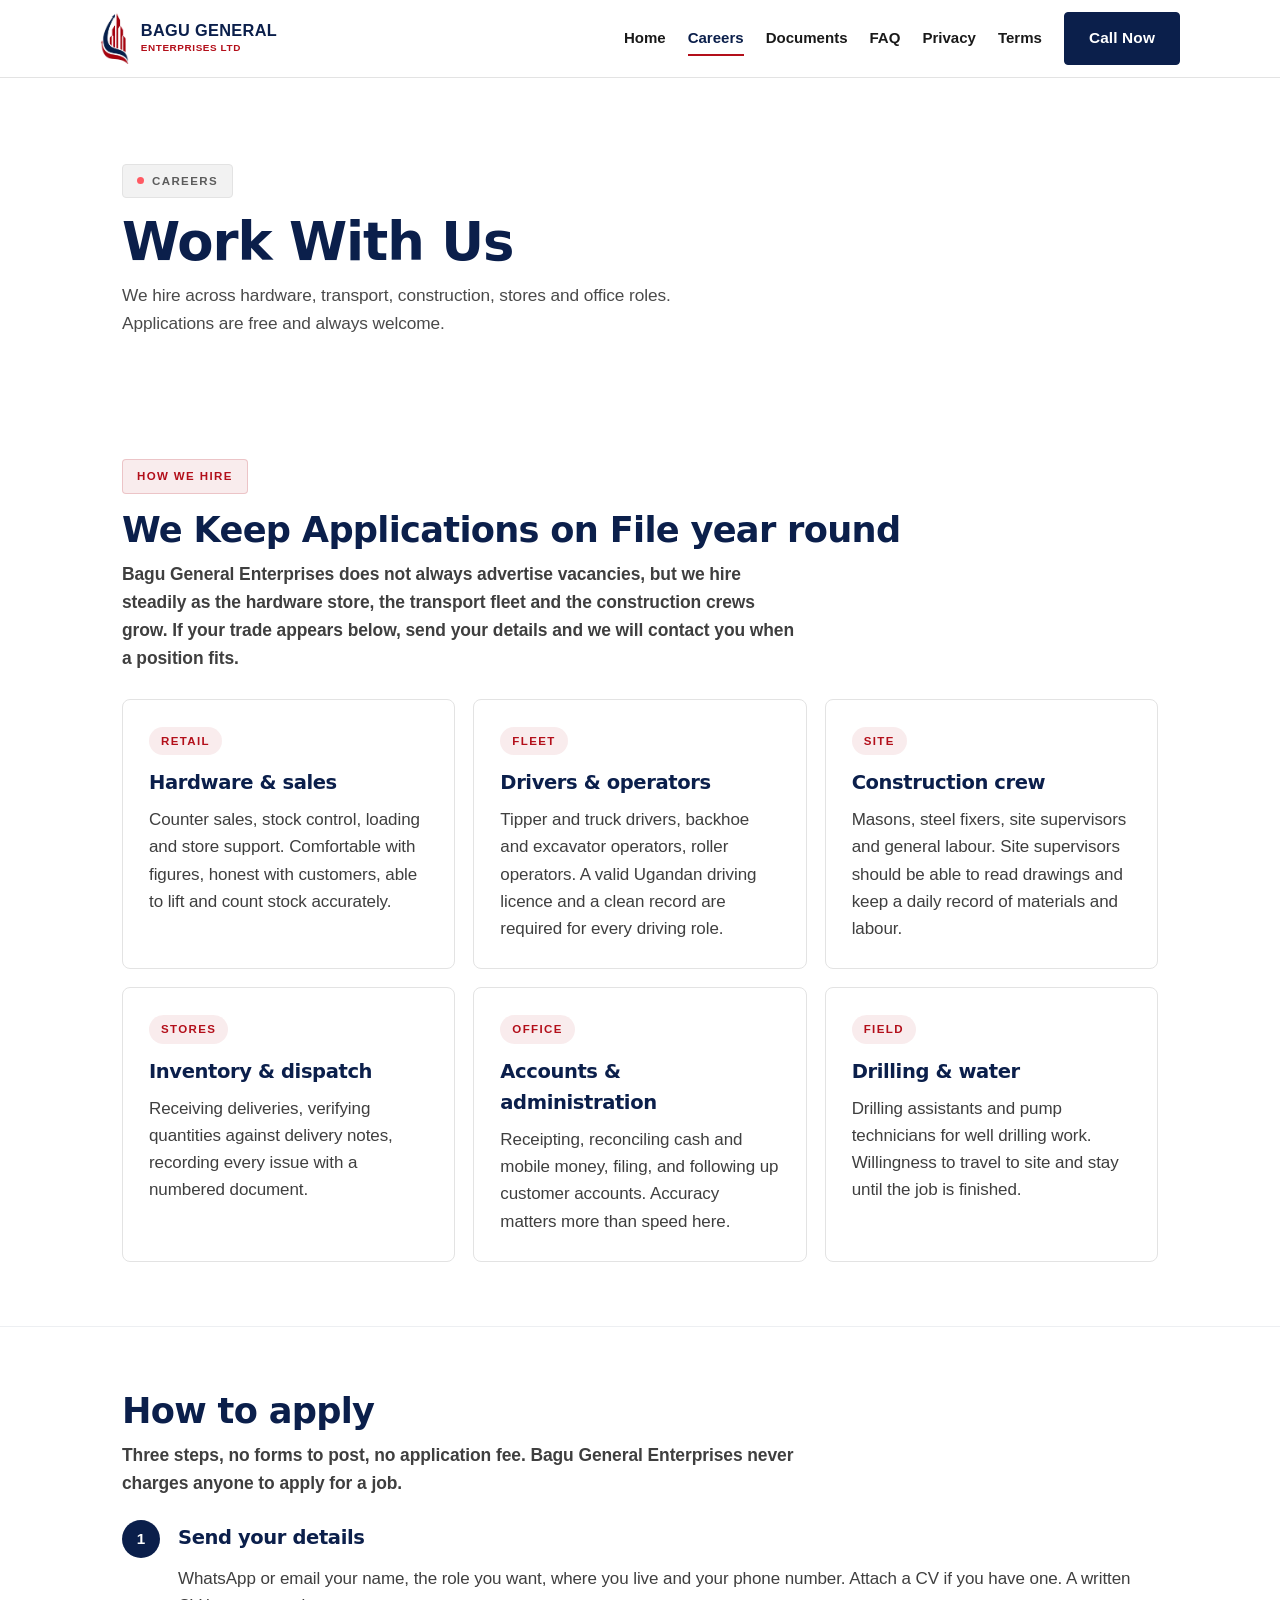
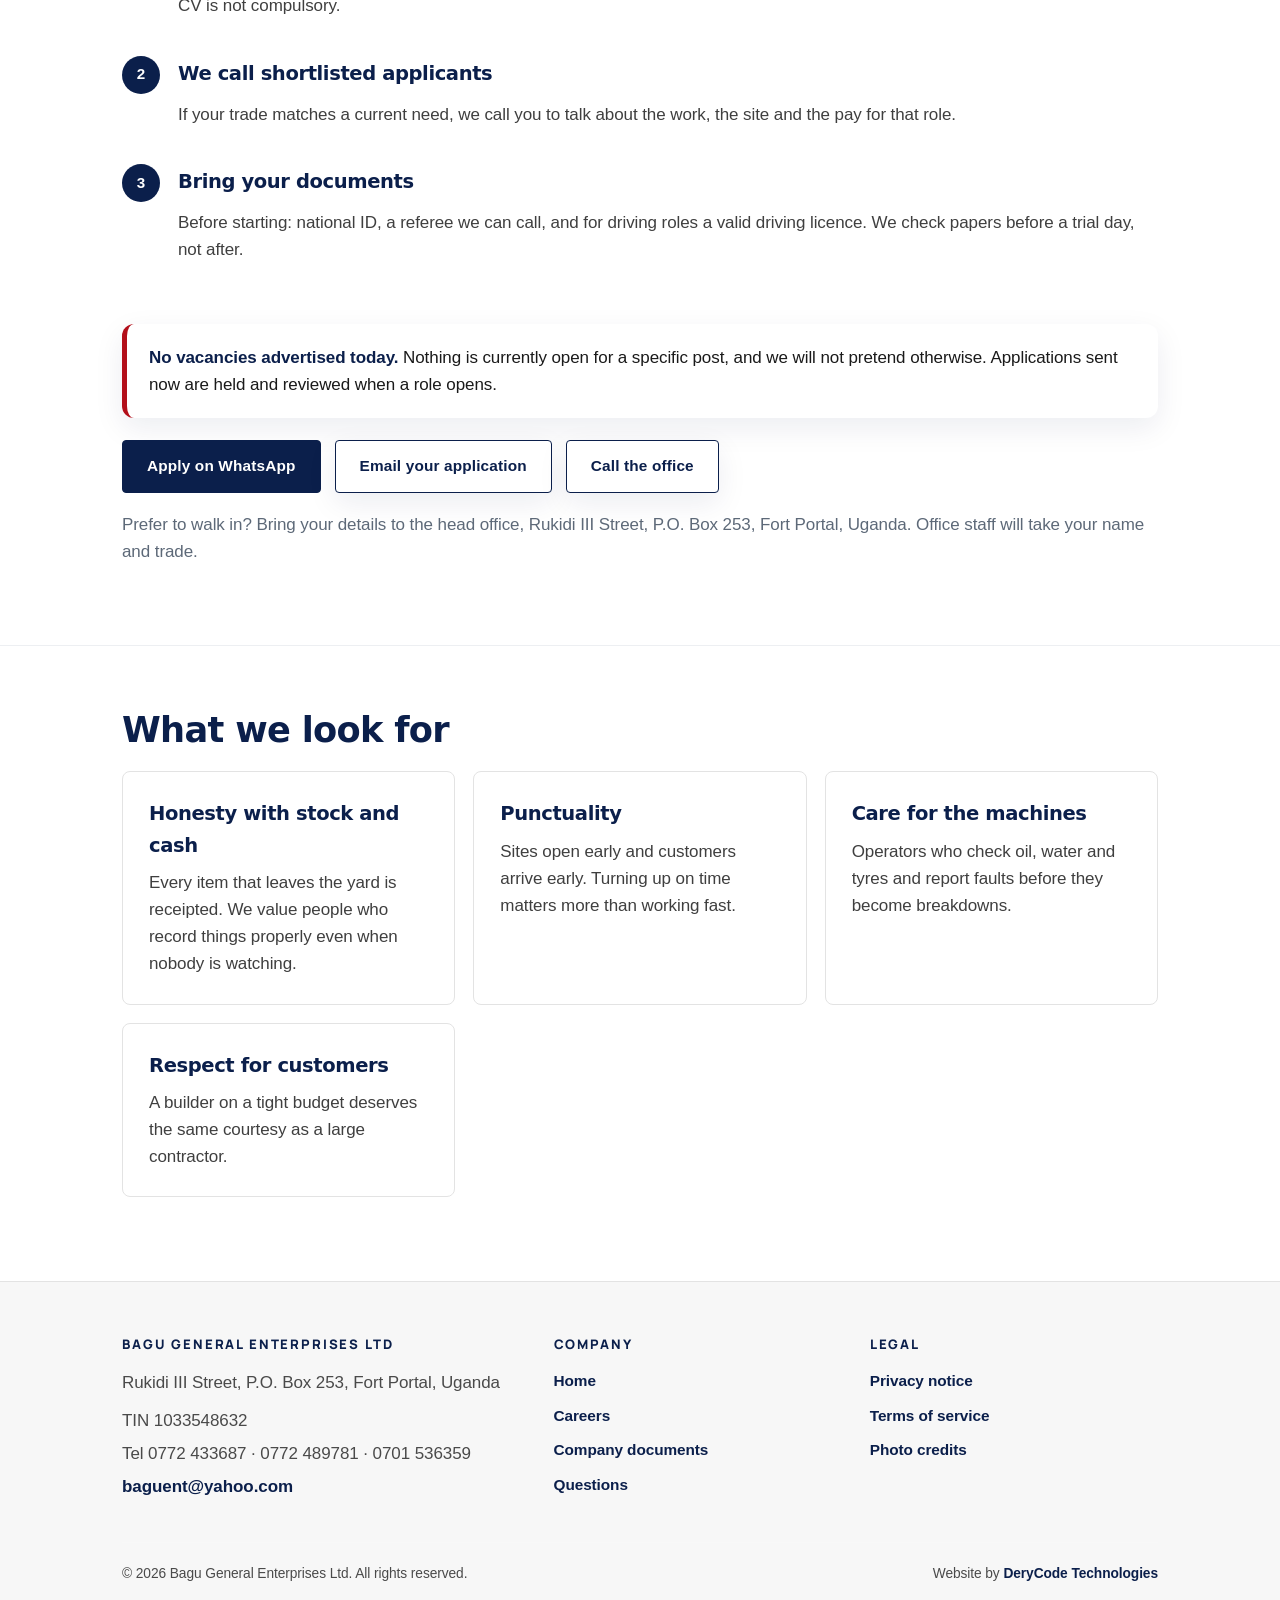
<file: careers.html>
<!DOCTYPE html>
<html lang="en">
<head>
<meta charset="utf-8">
<meta name="viewport" content="width=device-width,initial-scale=1">
<title>Careers | Bagu General Enterprises Ltd</title>
<meta name="description" content="Work with Bagu General Enterprises Ltd in Fort Portal: hardware, driving, site crews, stores and office roles, and how to apply.">
<link rel="canonical" href="https://asiimwe3.github.io/bagu-general-enterprises/careers.html">
<meta property="og:type" content="website">
<meta property="og:title" content="Careers | Bagu General Enterprises Ltd">
<meta property="og:description" content="Work with Bagu General Enterprises Ltd in Fort Portal: hardware, driving, site crews, stores and office roles, and how to apply.">
<meta property="og:image" content="https://asiimwe3.github.io/bagu-general-enterprises/images/hero_tea.jpg">
<meta name="theme-color" content="#0b1f4b">
<link rel="icon" href="favicon.png">
<link rel="preconnect" href="https://fonts.googleapis.com">
<link rel="preconnect" href="https://fonts.gstatic.com" crossorigin>
<link href="https://fonts.googleapis.com/css2?family=Manrope:wght@600;700;800&family=Inter:wght@400;500;600;700&display=swap" rel="stylesheet">
<link rel="stylesheet" href="site.css">
<script type="application/ld+json">
{"@context":"https://schema.org","@type":"Organization","name":"Bagu General Enterprises Ltd",
"url":"https://asiimwe3.github.io/bagu-general-enterprises/","email":"baguent@yahoo.com",
"telephone":"+256772433687","taxID":"1033548632",
"address":{"@type":"PostalAddress","streetAddress":"Rukidi III Street","postOfficeBoxNumber":"253","addressLocality":"Fort Portal","addressCountry":"UG"},
"description":"Hardware, transport, construction and general supplies in Fort Portal, Uganda."}
</script>
</head>
<body>
<header><div class="wrap hb">
  <a class="brand" href="index.html"><img src="images/logo_mark.webp" alt="Bagu General Enterprises logo"><span>BAGU GENERAL<small>Enterprises Ltd</small></span></a>
  <nav><a href="index.html">Home</a><a href="careers.html" class="here">Careers</a><a href="documents.html">Documents</a><a href="faq.html">FAQ</a><a href="privacy.html">Privacy</a><a href="terms.html">Terms</a><a class="btn" href="tel:+256772433687">Call Now</a></nav>
</div></header>

<section class="hero-mini"><div class="wrap">
  <div class="kicker"><span class="dot"></span>Careers</div>
  <h1>Work With Us</h1>
  <p>We hire across hardware, transport, construction, stores and office roles. Applications are free and always welcome.</p>
</div></section>


<section><div class="wrap">
  <div class="kicker" style="background:rgba(179,15,26,.08);color:#b30f1a;border-color:rgba(179,15,26,.18)">How we hire</div>
  <h2>We Keep Applications on File year round</h2>
  <p class="lead">Bagu General Enterprises does not always advertise vacancies, but we hire steadily as the hardware store, the transport fleet and the construction crews grow. If your trade appears below, send your details and we will contact you when a position fits.</p>

  <div class="grid g3" style="margin-top:26px">
    <div class="card"><span class="tag">Retail</span><h3>Hardware &amp; sales</h3>
      <p>Counter sales, stock control, loading and store support. Comfortable with figures, honest with customers, able to lift and count stock accurately.</p></div>
    <div class="card"><span class="tag">Fleet</span><h3>Drivers &amp; operators</h3>
      <p>Tipper and truck drivers, backhoe and excavator operators, roller operators. A valid Ugandan driving licence and a clean record are required for every driving role.</p></div>
    <div class="card"><span class="tag">Site</span><h3>Construction crew</h3>
      <p>Masons, steel fixers, site supervisors and general labour. Site supervisors should be able to read drawings and keep a daily record of materials and labour.</p></div>
    <div class="card"><span class="tag">Stores</span><h3>Inventory &amp; dispatch</h3>
      <p>Receiving deliveries, verifying quantities against delivery notes, recording every issue with a numbered document.</p></div>
    <div class="card"><span class="tag">Office</span><h3>Accounts &amp; administration</h3>
      <p>Receipting, reconciling cash and mobile money, filing, and following up customer accounts. Accuracy matters more than speed here.</p></div>
    <div class="card"><span class="tag">Field</span><h3>Drilling &amp; water</h3>
      <p>Drilling assistants and pump technicians for well drilling work. Willingness to travel to site and stay until the job is finished.</p></div>
  </div>
</div></section>

<section style="background:#fff;border-top:1px solid rgba(11,31,75,.07);border-bottom:1px solid rgba(11,31,75,.07)"><div class="wrap">
  <h2>How to apply</h2>
  <p class="lead">Three steps, no forms to post, no application fee. Bagu General Enterprises never charges anyone to apply for a job.</p>
  <ol class="steps" style="margin-top:24px">
    <li><h3>Send your details</h3><p>WhatsApp or email your name, the role you want, where you live and your phone number. Attach a CV if you have one. A written CV is not compulsory.</p></li>
    <li><h3>We call shortlisted applicants</h3><p>If your trade matches a current need, we call you to talk about the work, the site and the pay for that role.</p></li>
    <li><h3>Bring your documents</h3><p>Before starting: national ID, a referee we can call, and for driving roles a valid driving licence. We check papers before a trial day, not after.</p></li>
  </ol>
  <div class="note"><strong>No vacancies advertised today.</strong> Nothing is currently open for a specific post, and we will not pretend otherwise. Applications sent now are held and reviewed when a role opens.</div>
  <div style="display:flex;gap:14px;flex-wrap:wrap;margin-top:22px">
    <a class="btn" href="https://wa.me/256772433687?text=Hello%20Bagu%20General%20Enterprises.%20I%20would%20like%20to%20apply%20for%20work.%20Name%3A%20.%20Role%20I%20want%3A%20.%20Where%20I%20live%3A%20.%20Phone%3A%20.">Apply on WhatsApp</a>
    <a class="btn ghost" href="mailto:baguent@yahoo.com?subject=Job%20application">Email your application</a>
    <a class="btn ghost" href="tel:+256772433687">Call the office</a>
  </div>
  <p style="margin-top:18px;color:#5d6978">Prefer to walk in? Bring your details to the head office, Rukidi III Street, P.O. Box 253, Fort Portal, Uganda. Office staff will take your name and trade.</p>
</div></section>

<section><div class="wrap">
  <h2>What we look for</h2>
  <div class="grid g2" style="margin-top:22px">
    <div class="card"><h3>Honesty with stock and cash</h3><p>Every item that leaves the yard is receipted. We value people who record things properly even when nobody is watching.</p></div>
    <div class="card"><h3>Punctuality</h3><p>Sites open early and customers arrive early. Turning up on time matters more than working fast.</p></div>
    <div class="card"><h3>Care for the machines</h3><p>Operators who check oil, water and tyres and report faults before they become breakdowns.</p></div>
    <div class="card"><h3>Respect for customers</h3><p>A builder on a tight budget deserves the same courtesy as a large contractor.</p></div>
  </div>
</div></section>


<footer><div class="wrap">
  <div class="fgrid">
    <div>
      <h4>Bagu General Enterprises Ltd</h4>
      <p style="margin:0 0 10px">Rukidi III Street, P.O. Box 253, Fort Portal, Uganda</p>
      <p style="margin:0 0 6px">TIN 1033548632</p>
      <p style="margin:0">Tel 0772 433687 &middot; 0772 489781 &middot; 0701 536359</p>
      <p style="margin:6px 0 0"><a href="mailto:baguent@yahoo.com">baguent@yahoo.com</a></p>
    </div>
    <div><h4>Company</h4><ul>
      <li><a href="index.html">Home</a></li>
      <li><a href="careers.html">Careers</a></li>
      <li><a href="documents.html">Company documents</a></li>
      <li><a href="faq.html">Questions</a></li>
    </ul></div>
    <div><h4>Legal</h4><ul>
      <li><a href="privacy.html">Privacy notice</a></li>
      <li><a href="terms.html">Terms of service</a></li>
      <li><a href="photo-credits.html">Photo credits</a></li>
    </ul></div>
  </div>
  <div class="fbot">
    <span>&copy; 2026 Bagu General Enterprises Ltd. All rights reserved.</span>
    <span>Website by <a href="https://derycode.online">DeryCode Technologies</a></span>
  </div>
</div></footer>

<div class="mobile-cta">
  <a class="btn" href="tel:+256772433687">Call 0772 433687</a>
  <a class="btn ghost" href="https://wa.me/256772433687?text=Hello%20Bagu%20General%20Enterprises%2C%20I%20would%20like%20to%20ask%20about%20your%20services.">WhatsApp</a>
</div>
</body></html>
</file>
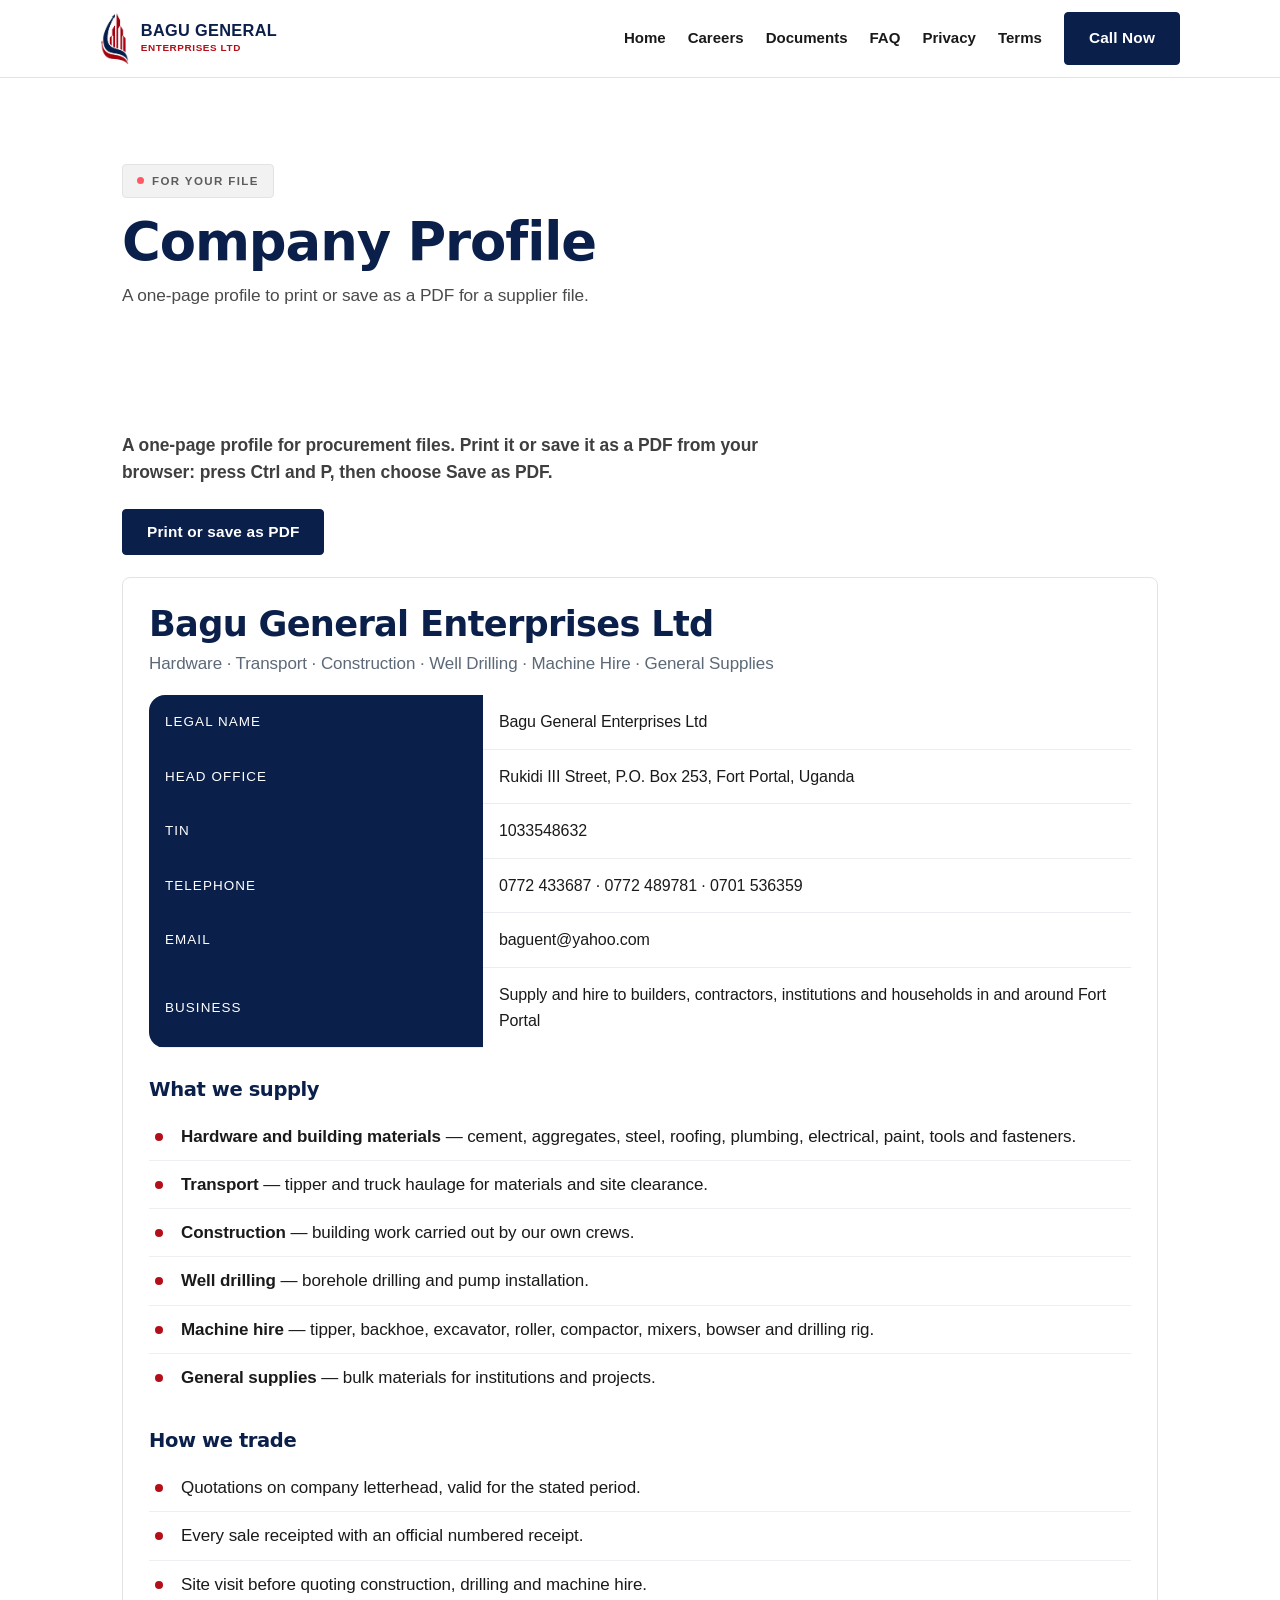
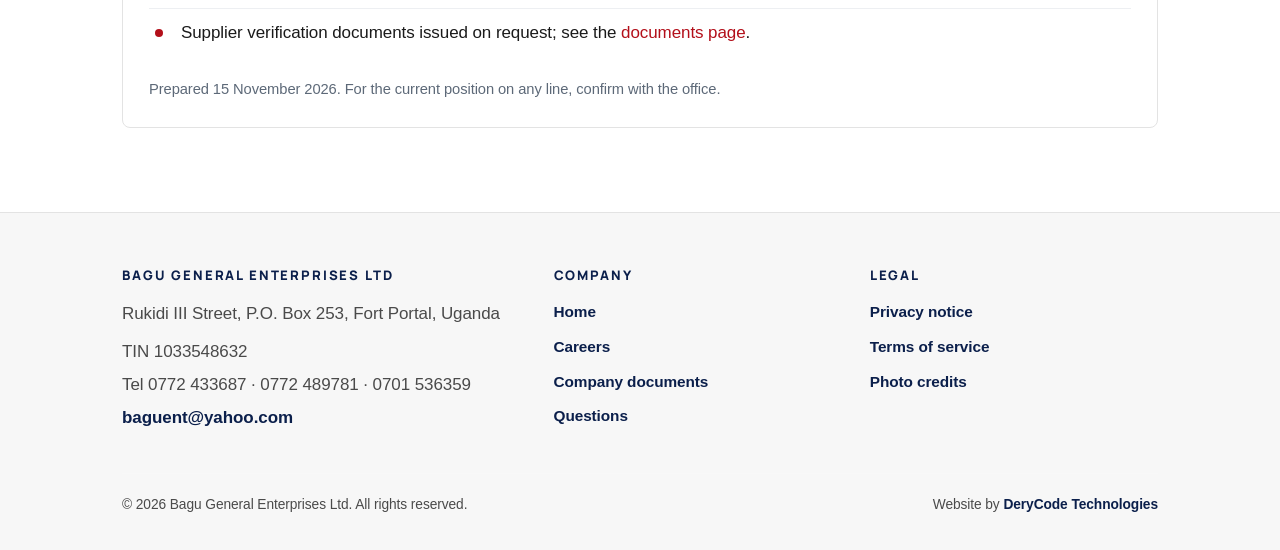
<file: company-profile.html>
<!DOCTYPE html>
<html lang="en">
<head>
<meta charset="utf-8">
<meta name="viewport" content="width=device-width,initial-scale=1">
<title>Company Profile | Bagu General Enterprises Ltd</title>
<meta name="description" content="Printable company profile for procurement files: legal name, TIN, contacts and the six service lines.">
<link rel="canonical" href="https://asiimwe3.github.io/bagu-general-enterprises/company-profile.html">
<meta property="og:type" content="website">
<meta property="og:title" content="Company Profile | Bagu General Enterprises Ltd">
<meta property="og:description" content="Printable company profile for procurement files: legal name, TIN, contacts and the six service lines.">
<meta property="og:image" content="https://asiimwe3.github.io/bagu-general-enterprises/images/hero_tea.jpg">
<meta name="theme-color" content="#0b1f4b">
<link rel="icon" href="favicon.png">
<link rel="preconnect" href="https://fonts.googleapis.com">
<link rel="preconnect" href="https://fonts.gstatic.com" crossorigin>
<link href="https://fonts.googleapis.com/css2?family=Manrope:wght@600;700;800&family=Inter:wght@400;500;600;700&display=swap" rel="stylesheet">
<link rel="stylesheet" href="site.css">
<script type="application/ld+json">
{"@context":"https://schema.org","@type":"Organization","name":"Bagu General Enterprises Ltd",
"url":"https://asiimwe3.github.io/bagu-general-enterprises/","email":"baguent@yahoo.com",
"telephone":"+256772433687","taxID":"1033548632",
"address":{"@type":"PostalAddress","streetAddress":"Rukidi III Street","postOfficeBoxNumber":"253","addressLocality":"Fort Portal","addressCountry":"UG"},
"description":"Hardware, transport, construction and general supplies in Fort Portal, Uganda."}
</script>
</head>
<body>
<header><div class="wrap hb">
  <a class="brand" href="index.html"><img src="images/logo_mark.webp" alt="Bagu General Enterprises logo"><span>BAGU GENERAL<small>Enterprises Ltd</small></span></a>
  <nav><a href="index.html">Home</a><a href="careers.html">Careers</a><a href="documents.html">Documents</a><a href="faq.html">FAQ</a><a href="privacy.html">Privacy</a><a href="terms.html">Terms</a><a class="btn" href="tel:+256772433687">Call Now</a></nav>
</div></header>

<section class="hero-mini"><div class="wrap">
  <div class="kicker"><span class="dot"></span>For your file</div>
  <h1>Company Profile</h1>
  <p>A one-page profile to print or save as a PDF for a supplier file.</p>
</div></section>


<section><div class="wrap">
  <p class="lead">A one-page profile for procurement files. Print it or save it as a PDF from your browser: press Ctrl and P, then choose Save as PDF.</p>
  <div style="margin:22px 0"><button class="btn" onclick="window.print()">Print or save as PDF</button></div>

  <div class="card" style="margin-top:10px">
    <h2 style="margin-bottom:6px">Bagu General Enterprises Ltd</h2>
    <p style="margin:0 0 18px;color:#5d6978">Hardware &middot; Transport &middot; Construction &middot; Well Drilling &middot; Machine Hire &middot; General Supplies</p>
    <table style="box-shadow:none">
      <tbody>
        <tr><th style="width:34%">Legal name</th><td>Bagu General Enterprises Ltd</td></tr>
        <tr><th>Head office</th><td>Rukidi III Street, P.O. Box 253, Fort Portal, Uganda</td></tr>
        <tr><th>TIN</th><td>1033548632</td></tr>
        <tr><th>Telephone</th><td>0772 433687 &middot; 0772 489781 &middot; 0701 536359</td></tr>
        <tr><th>Email</th><td>baguent@yahoo.com</td></tr>
        <tr><th>Business</th><td>Supply and hire to builders, contractors, institutions and households in and around Fort Portal</td></tr>
      </tbody>
    </table>

    <h3 style="margin-top:26px">What we supply</h3>
    <ul class="clean">
      <li><strong>Hardware and building materials</strong> &mdash; cement, aggregates, steel, roofing, plumbing, electrical, paint, tools and fasteners.</li>
      <li><strong>Transport</strong> &mdash; tipper and truck haulage for materials and site clearance.</li>
      <li><strong>Construction</strong> &mdash; building work carried out by our own crews.</li>
      <li><strong>Well drilling</strong> &mdash; borehole drilling and pump installation.</li>
      <li><strong>Machine hire</strong> &mdash; tipper, backhoe, excavator, roller, compactor, mixers, bowser and drilling rig.</li>
      <li><strong>General supplies</strong> &mdash; bulk materials for institutions and projects.</li>
    </ul>

    <h3 style="margin-top:24px">How we trade</h3>
    <ul class="clean">
      <li>Quotations on company letterhead, valid for the stated period.</li>
      <li>Every sale receipted with an official numbered receipt.</li>
      <li>Site visit before quoting construction, drilling and machine hire.</li>
      <li>Supplier verification documents issued on request; see the <a href="documents.html">documents page</a>.</li>
    </ul>

    <p style="margin-top:22px;color:#5d6978;font-size:.92rem">Prepared 15 November 2026. For the current position on any line, confirm with the office.</p>
  </div>
</div></section>


<footer><div class="wrap">
  <div class="fgrid">
    <div>
      <h4>Bagu General Enterprises Ltd</h4>
      <p style="margin:0 0 10px">Rukidi III Street, P.O. Box 253, Fort Portal, Uganda</p>
      <p style="margin:0 0 6px">TIN 1033548632</p>
      <p style="margin:0">Tel 0772 433687 &middot; 0772 489781 &middot; 0701 536359</p>
      <p style="margin:6px 0 0"><a href="mailto:baguent@yahoo.com">baguent@yahoo.com</a></p>
    </div>
    <div><h4>Company</h4><ul>
      <li><a href="index.html">Home</a></li>
      <li><a href="careers.html">Careers</a></li>
      <li><a href="documents.html">Company documents</a></li>
      <li><a href="faq.html">Questions</a></li>
    </ul></div>
    <div><h4>Legal</h4><ul>
      <li><a href="privacy.html">Privacy notice</a></li>
      <li><a href="terms.html">Terms of service</a></li>
      <li><a href="photo-credits.html">Photo credits</a></li>
    </ul></div>
  </div>
  <div class="fbot">
    <span>&copy; 2026 Bagu General Enterprises Ltd. All rights reserved.</span>
    <span>Website by <a href="https://derycode.online">DeryCode Technologies</a></span>
  </div>
</div></footer>

<div class="mobile-cta">
  <a class="btn" href="tel:+256772433687">Call 0772 433687</a>
  <a class="btn ghost" href="https://wa.me/256772433687?text=Hello%20Bagu%20General%20Enterprises%2C%20I%20would%20like%20to%20ask%20about%20your%20services.">WhatsApp</a>
</div>
</body></html>
</file>
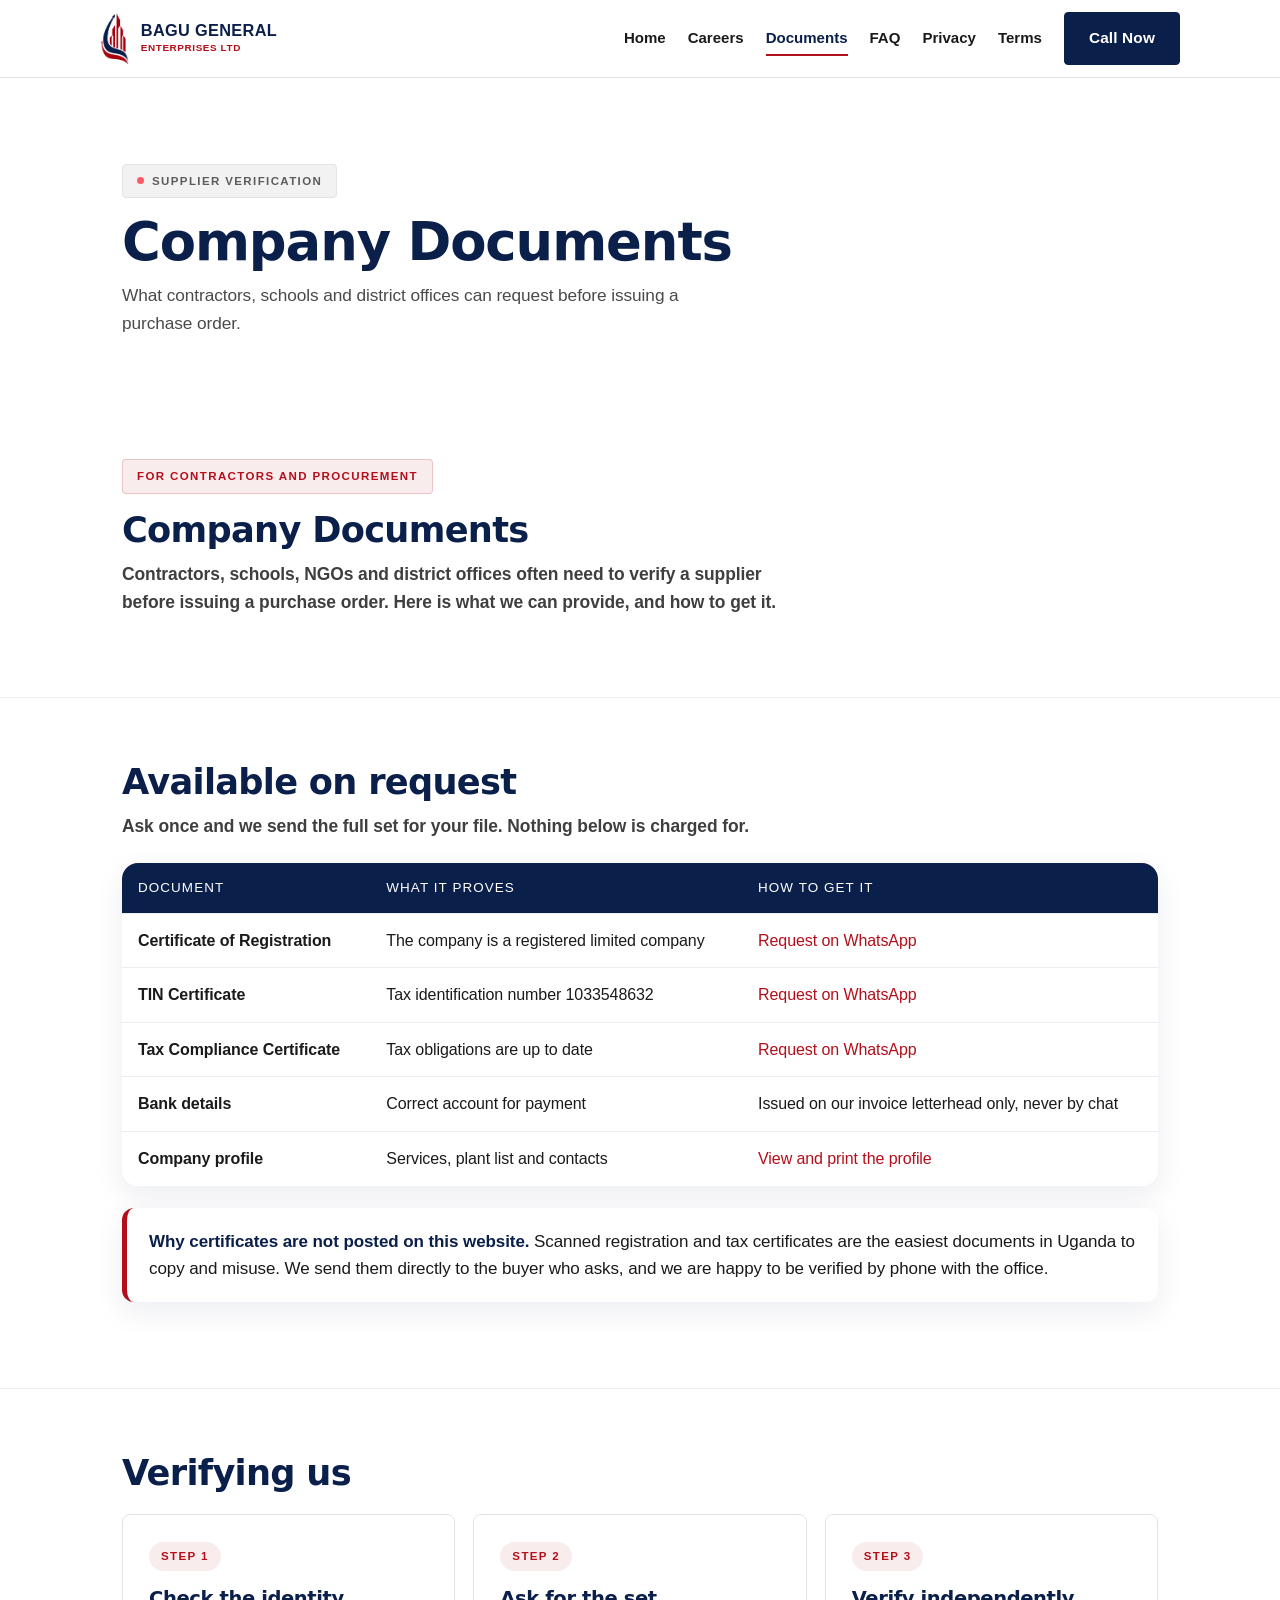
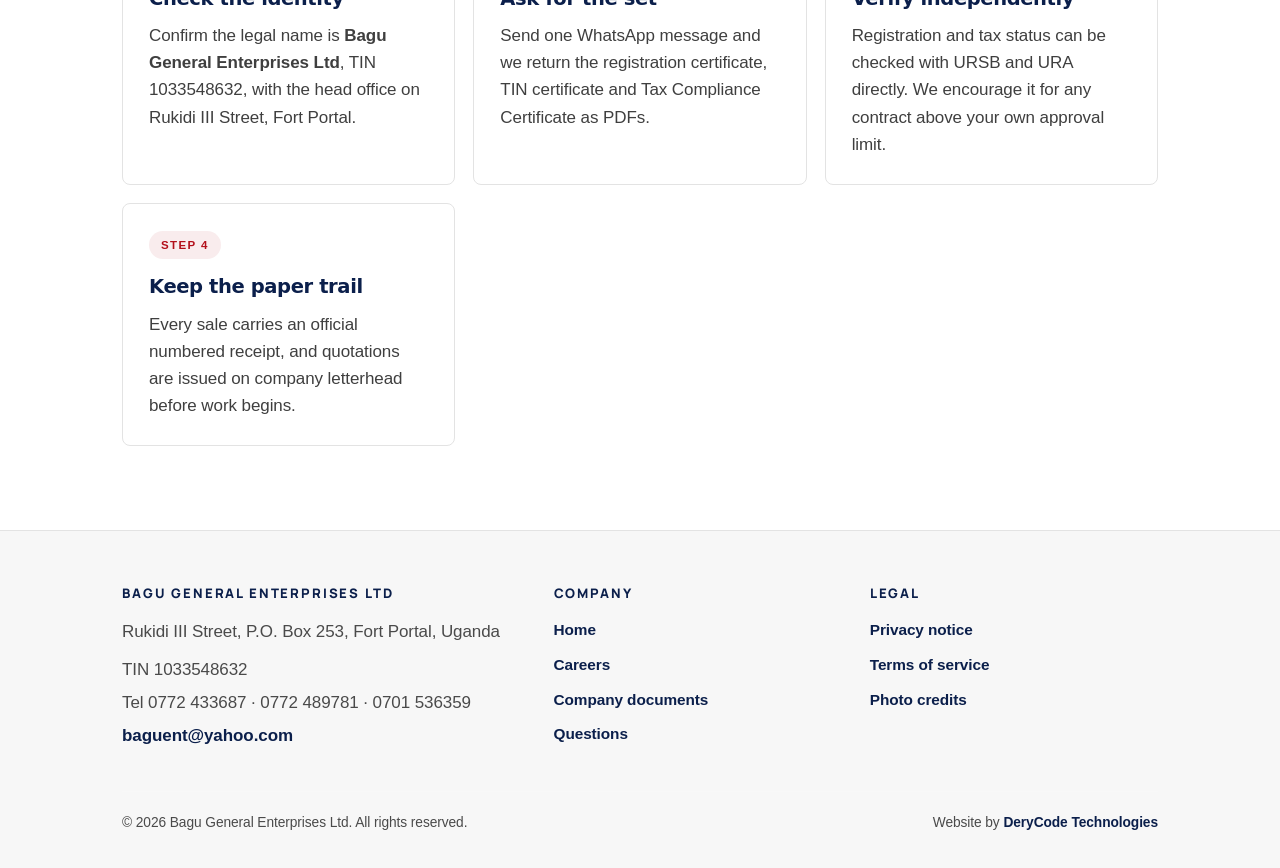
<file: documents.html>
<!DOCTYPE html>
<html lang="en">
<head>
<meta charset="utf-8">
<meta name="viewport" content="width=device-width,initial-scale=1">
<title>Company Documents | Bagu General Enterprises Ltd</title>
<meta name="description" content="Registration, TIN and Tax Compliance Certificate for supplier verification, and how to request the full set from Bagu General Enterprises Ltd.">
<link rel="canonical" href="https://asiimwe3.github.io/bagu-general-enterprises/documents.html">
<meta property="og:type" content="website">
<meta property="og:title" content="Company Documents | Bagu General Enterprises Ltd">
<meta property="og:description" content="Registration, TIN and Tax Compliance Certificate for supplier verification, and how to request the full set from Bagu General Enterprises Ltd.">
<meta property="og:image" content="https://asiimwe3.github.io/bagu-general-enterprises/images/hero_tea.jpg">
<meta name="theme-color" content="#0b1f4b">
<link rel="icon" href="favicon.png">
<link rel="preconnect" href="https://fonts.googleapis.com">
<link rel="preconnect" href="https://fonts.gstatic.com" crossorigin>
<link href="https://fonts.googleapis.com/css2?family=Manrope:wght@600;700;800&family=Inter:wght@400;500;600;700&display=swap" rel="stylesheet">
<link rel="stylesheet" href="site.css">
<script type="application/ld+json">
{"@context":"https://schema.org","@type":"Organization","name":"Bagu General Enterprises Ltd",
"url":"https://asiimwe3.github.io/bagu-general-enterprises/","email":"baguent@yahoo.com",
"telephone":"+256772433687","taxID":"1033548632",
"address":{"@type":"PostalAddress","streetAddress":"Rukidi III Street","postOfficeBoxNumber":"253","addressLocality":"Fort Portal","addressCountry":"UG"},
"description":"Hardware, transport, construction and general supplies in Fort Portal, Uganda."}
</script>
</head>
<body>
<header><div class="wrap hb">
  <a class="brand" href="index.html"><img src="images/logo_mark.webp" alt="Bagu General Enterprises logo"><span>BAGU GENERAL<small>Enterprises Ltd</small></span></a>
  <nav><a href="index.html">Home</a><a href="careers.html">Careers</a><a href="documents.html" class="here">Documents</a><a href="faq.html">FAQ</a><a href="privacy.html">Privacy</a><a href="terms.html">Terms</a><a class="btn" href="tel:+256772433687">Call Now</a></nav>
</div></header>

<section class="hero-mini"><div class="wrap">
  <div class="kicker"><span class="dot"></span>Supplier verification</div>
  <h1>Company Documents</h1>
  <p>What contractors, schools and district offices can request before issuing a purchase order.</p>
</div></section>


<section><div class="wrap">
  <div class="kicker" style="background:rgba(179,15,26,.08);color:#b30f1a;border-color:rgba(179,15,26,.18)">For contractors and procurement</div>
  <h2>Company Documents</h2>
  <p class="lead">Contractors, schools, NGOs and district offices often need to verify a supplier before issuing a purchase order. Here is what we can provide, and how to get it.</p>
</div></section>

<section style="background:#fff;border-top:1px solid rgba(11,31,75,.07);border-bottom:1px solid rgba(11,31,75,.07)"><div class="wrap">
  <h2>Available on request</h2>
  <p class="lead">Ask once and we send the full set for your file. Nothing below is charged for.</p>
  <table style="margin-top:22px">
    <thead><tr><th>Document</th><th>What it proves</th><th>How to get it</th></tr></thead>
    <tbody>
      <tr><td><strong>Certificate of Registration</strong></td><td>The company is a registered limited company</td><td><a href="https://wa.me/256772433687?text=Hello%20Bagu%20General%20Enterprises%2C%20please%20send%20me%20your%20Certificate%20of%20Registration%20for%20supplier%20verification.">Request on WhatsApp</a></td></tr>
      <tr><td><strong>TIN Certificate</strong></td><td>Tax identification number 1033548632</td><td><a href="https://wa.me/256772433687?text=Hello%20Bagu%20General%20Enterprises%2C%20please%20send%20me%20your%20TIN%20certificate%20for%20supplier%20verification.">Request on WhatsApp</a></td></tr>
      <tr><td><strong>Tax Compliance Certificate</strong></td><td>Tax obligations are up to date</td><td><a href="https://wa.me/256772433687?text=Hello%20Bagu%20General%20Enterprises%2C%20please%20send%20me%20your%20Tax%20Compliance%20Certificate%20for%20supplier%20verification.">Request on WhatsApp</a></td></tr>
      <tr><td><strong>Bank details</strong></td><td>Correct account for payment</td><td>Issued on our invoice letterhead only, never by chat</td></tr>
      <tr><td><strong>Company profile</strong></td><td>Services, plant list and contacts</td><td><a href="company-profile.html">View and print the profile</a></td></tr>
    </tbody>
  </table>
  <div class="note"><strong>Why certificates are not posted on this website.</strong> Scanned registration and tax certificates are the easiest documents in Uganda to copy and misuse. We send them directly to the buyer who asks, and we are happy to be verified by phone with the office.</div>
</div></section>

<section><div class="wrap">
  <h2>Verifying us</h2>
  <div class="grid g2" style="margin-top:22px">
    <div class="card"><span class="tag">Step 1</span><h3>Check the identity</h3><p>Confirm the legal name is <strong>Bagu General Enterprises Ltd</strong>, TIN 1033548632, with the head office on Rukidi III Street, Fort Portal.</p></div>
    <div class="card"><span class="tag">Step 2</span><h3>Ask for the set</h3><p>Send one WhatsApp message and we return the registration certificate, TIN certificate and Tax Compliance Certificate as PDFs.</p></div>
    <div class="card"><span class="tag">Step 3</span><h3>Verify independently</h3><p>Registration and tax status can be checked with URSB and URA directly. We encourage it for any contract above your own approval limit.</p></div>
    <div class="card"><span class="tag">Step 4</span><h3>Keep the paper trail</h3><p>Every sale carries an official numbered receipt, and quotations are issued on company letterhead before work begins.</p></div>
  </div>
</div></section>


<footer><div class="wrap">
  <div class="fgrid">
    <div>
      <h4>Bagu General Enterprises Ltd</h4>
      <p style="margin:0 0 10px">Rukidi III Street, P.O. Box 253, Fort Portal, Uganda</p>
      <p style="margin:0 0 6px">TIN 1033548632</p>
      <p style="margin:0">Tel 0772 433687 &middot; 0772 489781 &middot; 0701 536359</p>
      <p style="margin:6px 0 0"><a href="mailto:baguent@yahoo.com">baguent@yahoo.com</a></p>
    </div>
    <div><h4>Company</h4><ul>
      <li><a href="index.html">Home</a></li>
      <li><a href="careers.html">Careers</a></li>
      <li><a href="documents.html">Company documents</a></li>
      <li><a href="faq.html">Questions</a></li>
    </ul></div>
    <div><h4>Legal</h4><ul>
      <li><a href="privacy.html">Privacy notice</a></li>
      <li><a href="terms.html">Terms of service</a></li>
      <li><a href="photo-credits.html">Photo credits</a></li>
    </ul></div>
  </div>
  <div class="fbot">
    <span>&copy; 2026 Bagu General Enterprises Ltd. All rights reserved.</span>
    <span>Website by <a href="https://derycode.online">DeryCode Technologies</a></span>
  </div>
</div></footer>

<div class="mobile-cta">
  <a class="btn" href="tel:+256772433687">Call 0772 433687</a>
  <a class="btn ghost" href="https://wa.me/256772433687?text=Hello%20Bagu%20General%20Enterprises%2C%20I%20would%20like%20to%20ask%20about%20your%20services.">WhatsApp</a>
</div>
</body></html>
</file>
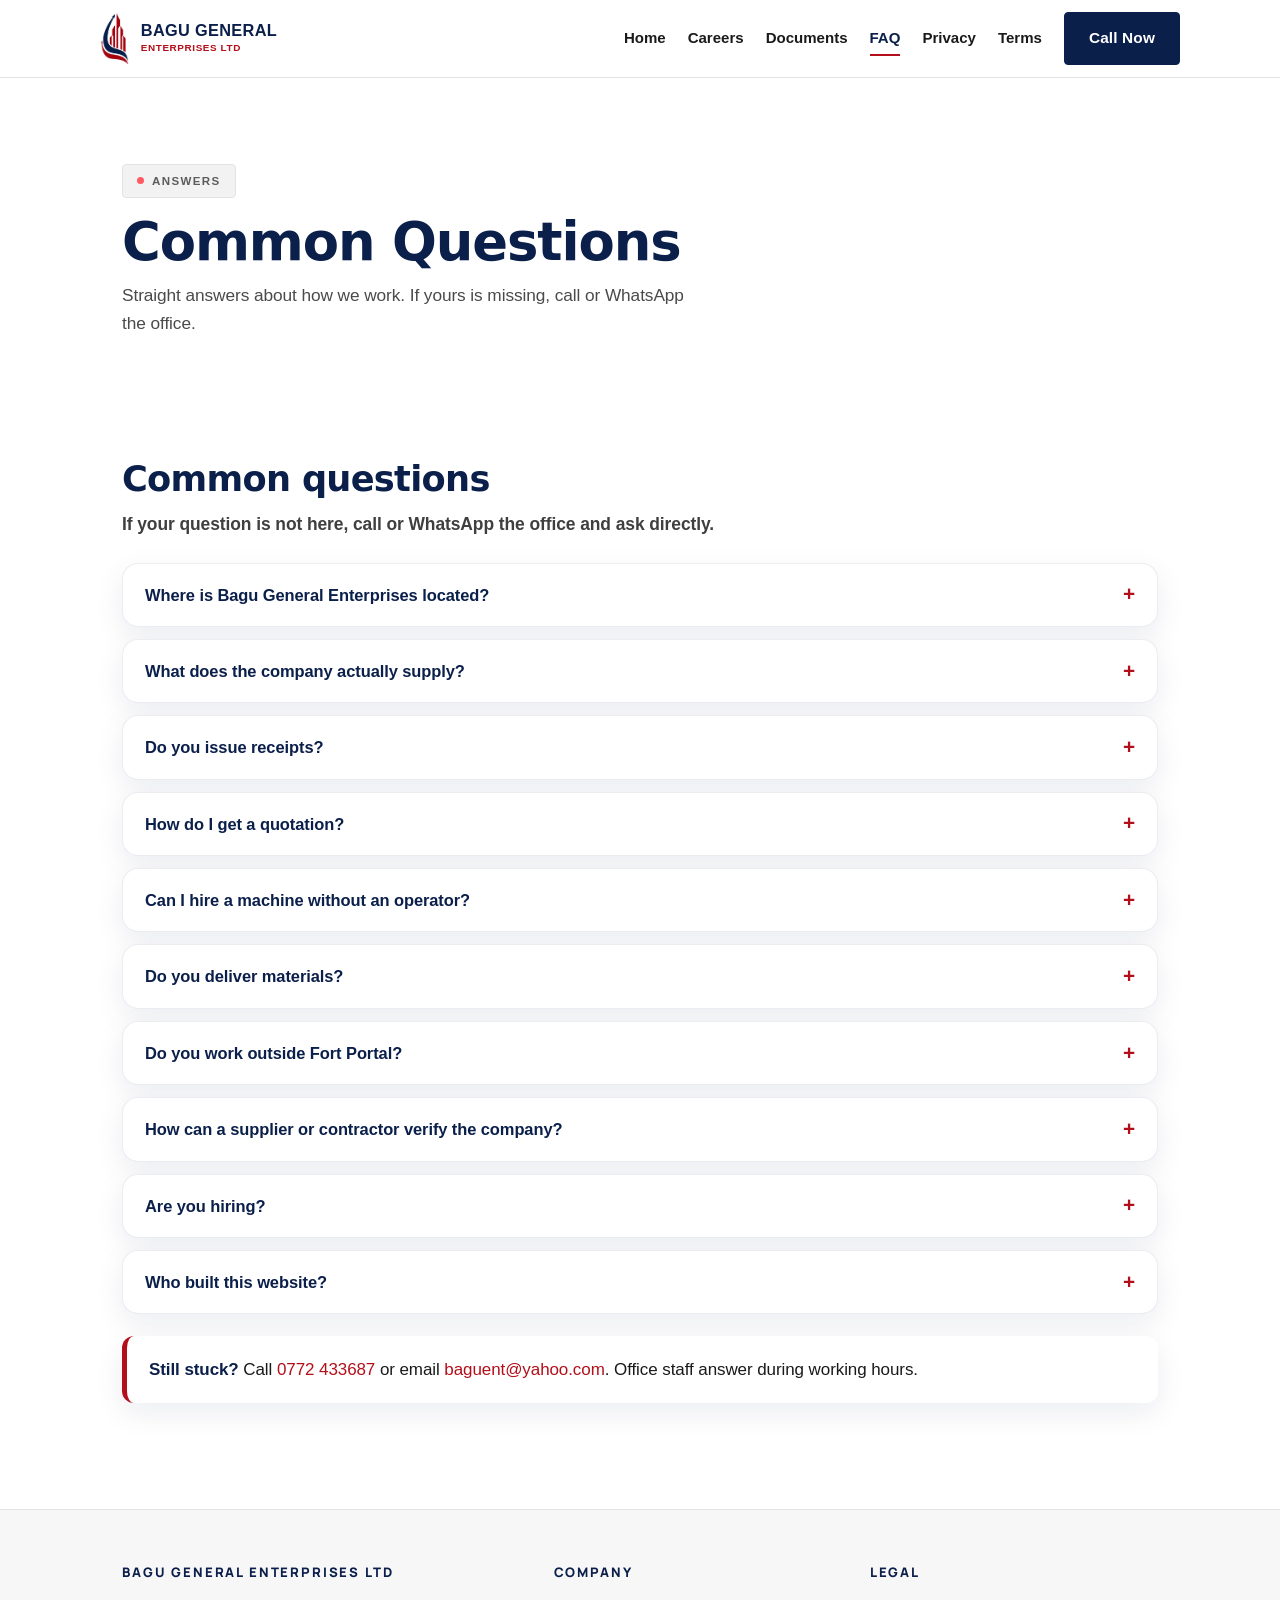
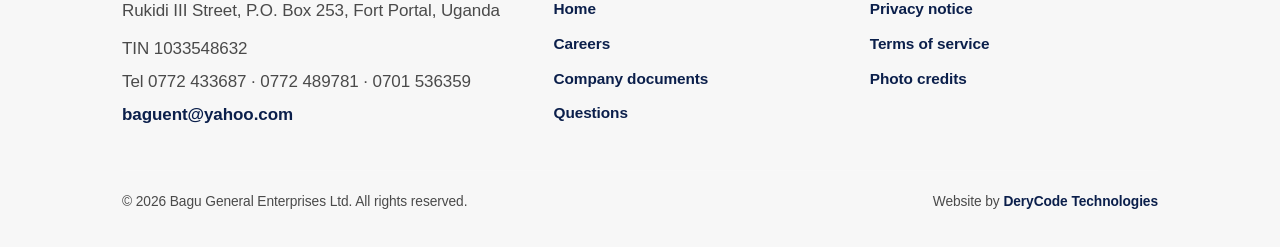
<file: faq.html>
<!DOCTYPE html>
<html lang="en">
<head>
<meta charset="utf-8">
<meta name="viewport" content="width=device-width,initial-scale=1">
<title>Common Questions | Bagu General Enterprises Ltd</title>
<meta name="description" content="Answers about location, receipts, quotations, delivery, machine hire, hiring and verification at Bagu General Enterprises Ltd.">
<link rel="canonical" href="https://asiimwe3.github.io/bagu-general-enterprises/faq.html">
<meta property="og:type" content="website">
<meta property="og:title" content="Common Questions | Bagu General Enterprises Ltd">
<meta property="og:description" content="Answers about location, receipts, quotations, delivery, machine hire, hiring and verification at Bagu General Enterprises Ltd.">
<meta property="og:image" content="https://asiimwe3.github.io/bagu-general-enterprises/images/hero_tea.jpg">
<meta name="theme-color" content="#0b1f4b">
<link rel="icon" href="favicon.png">
<link rel="preconnect" href="https://fonts.googleapis.com">
<link rel="preconnect" href="https://fonts.gstatic.com" crossorigin>
<link href="https://fonts.googleapis.com/css2?family=Manrope:wght@600;700;800&family=Inter:wght@400;500;600;700&display=swap" rel="stylesheet">
<link rel="stylesheet" href="site.css">
<script type="application/ld+json">
{"@context":"https://schema.org","@type":"Organization","name":"Bagu General Enterprises Ltd",
"url":"https://asiimwe3.github.io/bagu-general-enterprises/","email":"baguent@yahoo.com",
"telephone":"+256772433687","taxID":"1033548632",
"address":{"@type":"PostalAddress","streetAddress":"Rukidi III Street","postOfficeBoxNumber":"253","addressLocality":"Fort Portal","addressCountry":"UG"},
"description":"Hardware, transport, construction and general supplies in Fort Portal, Uganda."}
</script>
</head>
<body>
<header><div class="wrap hb">
  <a class="brand" href="index.html"><img src="images/logo_mark.webp" alt="Bagu General Enterprises logo"><span>BAGU GENERAL<small>Enterprises Ltd</small></span></a>
  <nav><a href="index.html">Home</a><a href="careers.html">Careers</a><a href="documents.html">Documents</a><a href="faq.html" class="here">FAQ</a><a href="privacy.html">Privacy</a><a href="terms.html">Terms</a><a class="btn" href="tel:+256772433687">Call Now</a></nav>
</div></header>

<section class="hero-mini"><div class="wrap">
  <div class="kicker"><span class="dot"></span>Answers</div>
  <h1>Common Questions</h1>
  <p>Straight answers about how we work. If yours is missing, call or WhatsApp the office.</p>
</div></section>

<section><div class="wrap"><h2>Common questions</h2>
<p class="lead">If your question is not here, call or WhatsApp the office and ask directly.</p>
<div style="margin-top:24px"><details class="faq"><summary>Where is Bagu General Enterprises located?</summary><div class="a">Head office is at Rukidi III Street, P.O. Box 253, Fort Portal, Uganda. It is a walk-in office: contractors and households can come in, discuss the job and get a quotation.</div></details><details class="faq"><summary>What does the company actually supply?</summary><div class="a">Six lines: hardware and building materials, transport, construction, well drilling, machine hire, and general supplies. The services page on the home site lists each one.</div></details><details class="faq"><summary>Do you issue receipts?</summary><div class="a">Yes. Every sale is backed by an official numbered receipt. If you are buying for an organisation, tell the counter staff so your name or department appears on it.</div></details><details class="faq"><summary>How do I get a quotation?</summary><div class="a">Call or WhatsApp the office with the items or the work, the quantity and the site location. For construction and drilling we normally visit the site before quoting, because ground conditions change the price.</div></details><details class="faq"><summary>Can I hire a machine without an operator?</summary><div class="a">Machine hire is arranged with the office. The operator and fuel arrangement are agreed before the machine leaves the yard, and that is written on the hire document.</div></details><details class="faq"><summary>Do you deliver materials?</summary><div class="a">Transport is one of our own service lines, so delivery is quoted together with the materials once we know the distance and access to the site.</div></details><details class="faq"><summary>Do you work outside Fort Portal?</summary><div class="a">Yes, across the region around Fort Portal. Distance affects transport cost, so tell us the exact site location when requesting a quotation.</div></details><details class="faq"><summary>How can a supplier or contractor verify the company?</summary><div class="a">The documents page explains exactly which papers we issue for supplier verification and how to request them. We do not publish certificates on this website.</div></details><details class="faq"><summary>Are you hiring?</summary><div class="a">Applications are welcome at any time across hardware, driving, site work, stores and office roles. The careers page explains how to apply. We do not charge anyone to apply.</div></details><details class="faq"><summary>Who built this website?</summary><div class="a">DeryCode Technologies, a software company based in Kyenjojo, Uganda.</div></details>
</div>
<div class="note"><strong>Still stuck?</strong> Call <a href="tel:+256772433687">0772 433687</a> or email <a href="mailto:baguent@yahoo.com">baguent@yahoo.com</a>. Office staff answer during working hours.</div>
</div></section>

<footer><div class="wrap">
  <div class="fgrid">
    <div>
      <h4>Bagu General Enterprises Ltd</h4>
      <p style="margin:0 0 10px">Rukidi III Street, P.O. Box 253, Fort Portal, Uganda</p>
      <p style="margin:0 0 6px">TIN 1033548632</p>
      <p style="margin:0">Tel 0772 433687 &middot; 0772 489781 &middot; 0701 536359</p>
      <p style="margin:6px 0 0"><a href="mailto:baguent@yahoo.com">baguent@yahoo.com</a></p>
    </div>
    <div><h4>Company</h4><ul>
      <li><a href="index.html">Home</a></li>
      <li><a href="careers.html">Careers</a></li>
      <li><a href="documents.html">Company documents</a></li>
      <li><a href="faq.html">Questions</a></li>
    </ul></div>
    <div><h4>Legal</h4><ul>
      <li><a href="privacy.html">Privacy notice</a></li>
      <li><a href="terms.html">Terms of service</a></li>
      <li><a href="photo-credits.html">Photo credits</a></li>
    </ul></div>
  </div>
  <div class="fbot">
    <span>&copy; 2026 Bagu General Enterprises Ltd. All rights reserved.</span>
    <span>Website by <a href="https://derycode.online">DeryCode Technologies</a></span>
  </div>
</div></footer>

<div class="mobile-cta">
  <a class="btn" href="tel:+256772433687">Call 0772 433687</a>
  <a class="btn ghost" href="https://wa.me/256772433687?text=Hello%20Bagu%20General%20Enterprises%2C%20I%20would%20like%20to%20ask%20about%20your%20services.">WhatsApp</a>
</div>
</body></html>
</file>
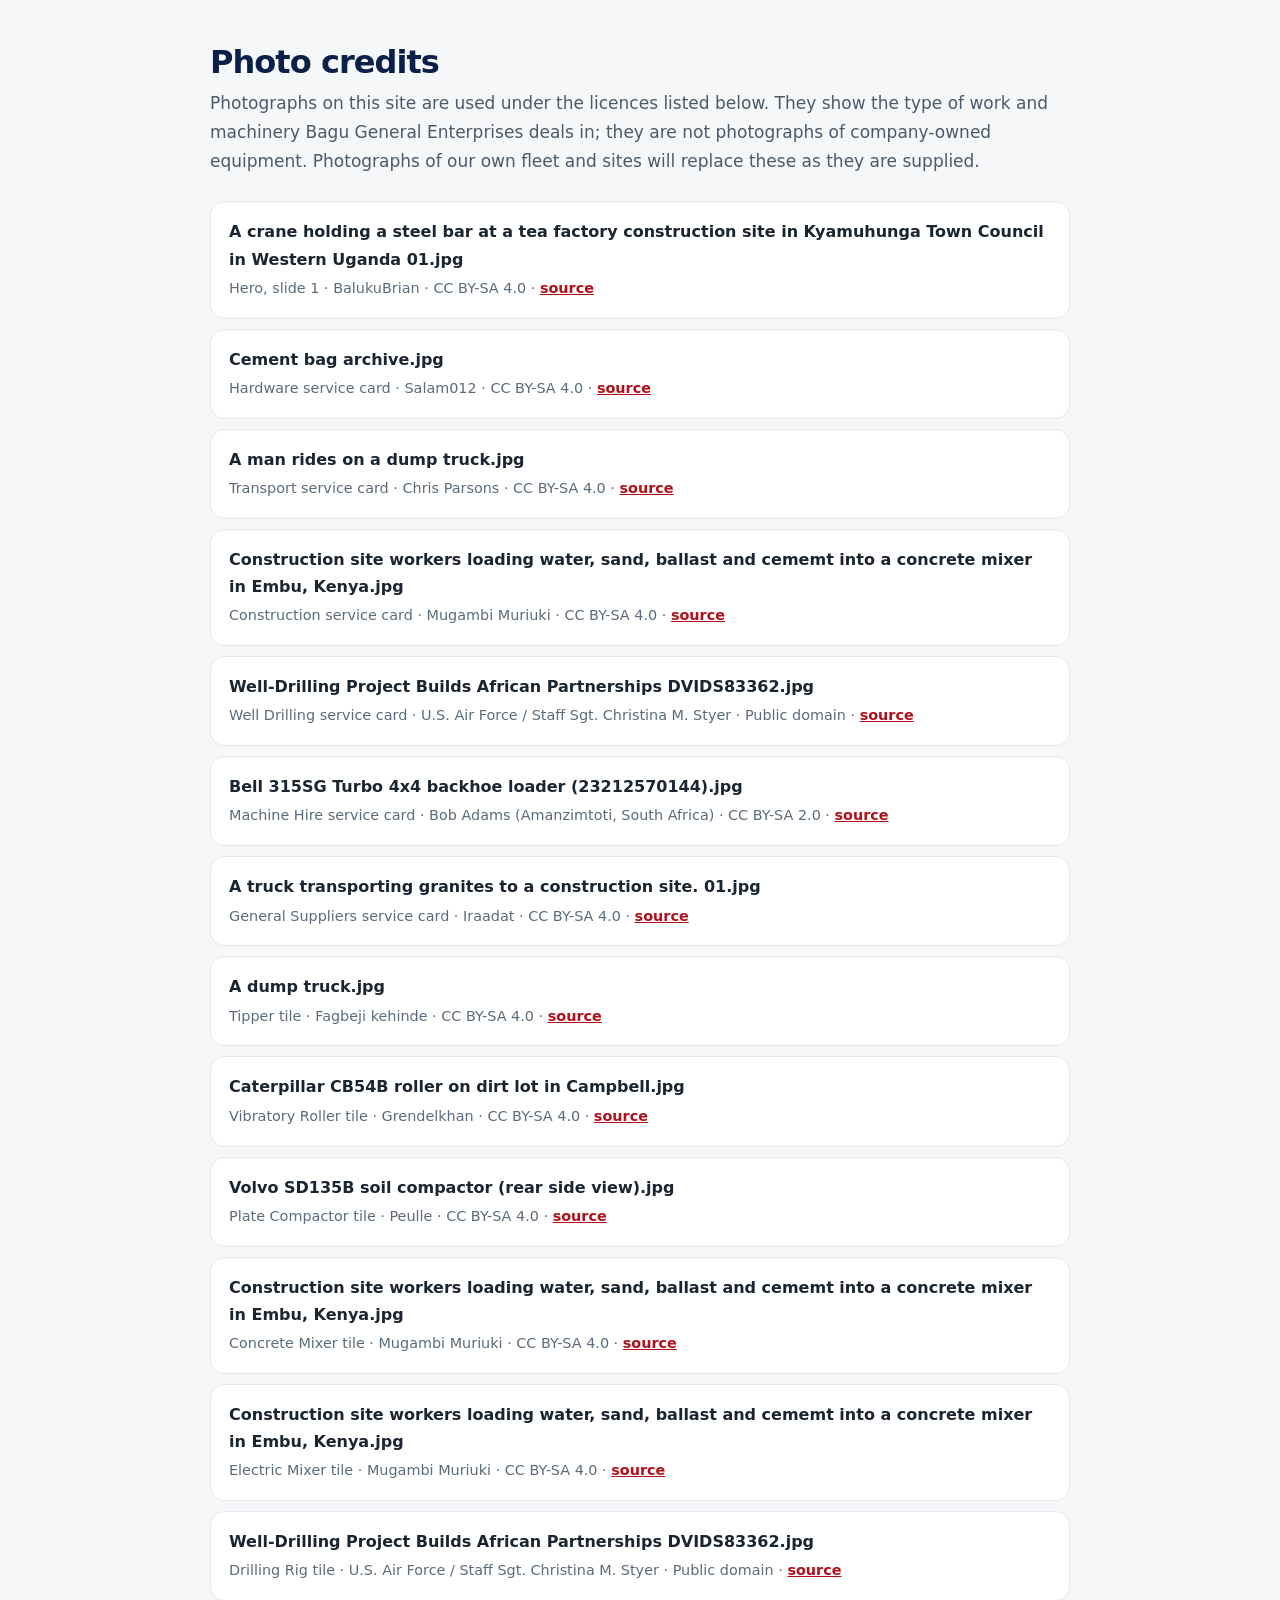
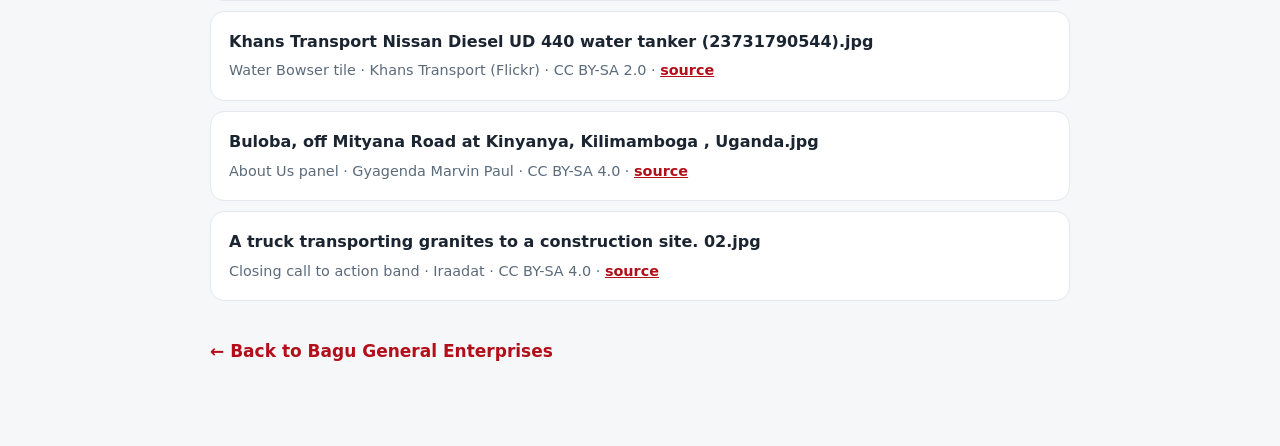
<file: photo-credits.html>
<!DOCTYPE html>
<html lang="en"><head><meta charset="utf-8"><meta name="viewport" content="width=device-width,initial-scale=1">
<title>Photo Credits | Bagu General Enterprises Ltd</title>
<style>body{margin:0;background:#f6f7f9;color:#1b2531;font:17px/1.7 system-ui,-apple-system,Segoe UI,Roboto,Arial,sans-serif}
.wrap{max-width:860px;margin:0 auto;padding:44px 20px 80px}
h1{font:800 2rem/1.15 system-ui,sans-serif;margin:0 0 8px;letter-spacing:-.03em;color:#0b1f4b}
p.lead{color:#4a5a6a;margin:0 0 26px}ul{list-style:none;margin:0;padding:0}
li{background:#fff;border:1px solid #e3e8ee;border-radius:14px;padding:16px 18px;margin-bottom:10px}
li b{display:block;font-size:1rem;font-weight:700}li span{color:#5b6b7b;font-size:.9rem}
a{color:#b30f1a;font-weight:600}.back{display:inline-block;margin-top:26px;text-decoration:none}</style></head>
<body><div class="wrap">
<h1>Photo credits</h1>
<p class="lead">Photographs on this site are used under the licences listed below. They show the type of work and machinery Bagu General Enterprises deals in; they are not photographs of company-owned equipment. Photographs of our own fleet and sites will replace these as they are supplied.</p>
<ul><li><b>A crane holding a steel bar at a tea factory construction site in Kyamuhunga Town Council in Western Uganda 01.jpg</b><span>Hero, slide 1 &middot; BalukuBrian &middot; CC BY-SA 4.0 &middot; <a href="https://commons.wikimedia.org/wiki/File:A_crane_holding_a_steel_bar_at_a_tea_factory_construction_site_in_Kyamuhunga_Town_Council_in_Western_Uganda_01.jpg" target="_blank" rel="noopener">source</a></span></li>
<li><b>Cement bag archive.jpg</b><span>Hardware service card &middot; Salam012 &middot; CC BY-SA 4.0 &middot; <a href="https://commons.wikimedia.org/wiki/File:Cement_bag_archive.jpg" target="_blank" rel="noopener">source</a></span></li>
<li><b>A man rides on a dump truck.jpg</b><span>Transport service card &middot; Chris Parsons &middot; CC BY-SA 4.0 &middot; <a href="https://commons.wikimedia.org/wiki/File:A_man_rides_on_a_dump_truck.jpg" target="_blank" rel="noopener">source</a></span></li>
<li><b>Construction site workers loading water, sand, ballast and cememt into a concrete mixer in Embu, Kenya.jpg</b><span>Construction service card &middot; Mugambi Muriuki &middot; CC BY-SA 4.0 &middot; <a href="https://commons.wikimedia.org/wiki/File:Construction_site_workers_loading_water%2C_sand%2C_ballast_and_cememt_into_a_concrete_mixer_in_Embu%2C_Kenya.jpg" target="_blank" rel="noopener">source</a></span></li>
<li><b>Well-Drilling Project Builds African Partnerships DVIDS83362.jpg</b><span>Well Drilling service card &middot; U.S. Air Force / Staff Sgt. Christina M. Styer &middot; Public domain &middot; <a href="https://commons.wikimedia.org/wiki/File:Well-Drilling_Project_Builds_African_Partnerships_DVIDS83362.jpg" target="_blank" rel="noopener">source</a></span></li>
<li><b>Bell 315SG Turbo 4x4 backhoe loader (23212570144).jpg</b><span>Machine Hire service card &middot; Bob Adams (Amanzimtoti, South Africa) &middot; CC BY-SA 2.0 &middot; <a href="https://commons.wikimedia.org/wiki/File:Bell_315SG_Turbo_4x4_backhoe_loader_%2823212570144%29.jpg" target="_blank" rel="noopener">source</a></span></li>
<li><b>A truck transporting granites to a construction site. 01.jpg</b><span>General Suppliers service card &middot; Iraadat &middot; CC BY-SA 4.0 &middot; <a href="https://commons.wikimedia.org/wiki/File:A_truck_transporting_granites_to_a_construction_site._01.jpg" target="_blank" rel="noopener">source</a></span></li>
<li><b>A dump truck.jpg</b><span>Tipper tile &middot; Fagbeji kehinde &middot; CC BY-SA 4.0 &middot; <a href="https://commons.wikimedia.org/wiki/File:A_dump_truck.jpg" target="_blank" rel="noopener">source</a></span></li>
<li><b>Caterpillar CB54B roller on dirt lot in Campbell.jpg</b><span>Vibratory Roller tile &middot; Grendelkhan &middot; CC BY-SA 4.0 &middot; <a href="https://commons.wikimedia.org/wiki/File:Caterpillar_CB54B_roller_on_dirt_lot_in_Campbell.jpg" target="_blank" rel="noopener">source</a></span></li>
<li><b>Volvo SD135B soil compactor (rear side view).jpg</b><span>Plate Compactor tile &middot; Peulle &middot; CC BY-SA 4.0 &middot; <a href="https://commons.wikimedia.org/wiki/File:Volvo_SD135B_soil_compactor_(rear_side_view).jpg" target="_blank" rel="noopener">source</a></span></li>
<li><b>Construction site workers loading water, sand, ballast and cememt into a concrete mixer in Embu, Kenya.jpg</b><span>Concrete Mixer tile &middot; Mugambi Muriuki &middot; CC BY-SA 4.0 &middot; <a href="https://commons.wikimedia.org/wiki/File:Construction_site_workers_loading_water%2C_sand%2C_ballast_and_cememt_into_a_concrete_mixer_in_Embu%2C_Kenya.jpg" target="_blank" rel="noopener">source</a></span></li>
<li><b>Construction site workers loading water, sand, ballast and cememt into a concrete mixer in Embu, Kenya.jpg</b><span>Electric Mixer tile &middot; Mugambi Muriuki &middot; CC BY-SA 4.0 &middot; <a href="https://commons.wikimedia.org/wiki/File:Construction_site_workers_loading_water%2C_sand%2C_ballast_and_cememt_into_a_concrete_mixer_in_Embu%2C_Kenya.jpg" target="_blank" rel="noopener">source</a></span></li>
<li><b>Well-Drilling Project Builds African Partnerships DVIDS83362.jpg</b><span>Drilling Rig tile &middot; U.S. Air Force / Staff Sgt. Christina M. Styer &middot; Public domain &middot; <a href="https://commons.wikimedia.org/wiki/File:Well-Drilling_Project_Builds_African_Partnerships_DVIDS83362.jpg" target="_blank" rel="noopener">source</a></span></li>
<li><b>Khans Transport Nissan Diesel UD 440 water tanker (23731790544).jpg</b><span>Water Bowser tile &middot; Khans Transport (Flickr) &middot; CC BY-SA 2.0 &middot; <a href="https://commons.wikimedia.org/wiki/File:Khans_Transport_Nissan_Diesel_UD_440_water_tanker_(23731790544).jpg" target="_blank" rel="noopener">source</a></span></li>
<li><b>Buloba, off Mityana Road at Kinyanya, Kilimamboga , Uganda.jpg</b><span>About Us panel &middot; Gyagenda Marvin Paul &middot; CC BY-SA 4.0 &middot; <a href="https://commons.wikimedia.org/wiki/File:Buloba,_off_Mityana_Road_at_Kinyanya,_Kilimamboga_,_Uganda.jpg" target="_blank" rel="noopener">source</a></span></li>
<li><b>A truck transporting granites to a construction site. 02.jpg</b><span>Closing call to action band &middot; Iraadat &middot; CC BY-SA 4.0 &middot; <a href="https://commons.wikimedia.org/wiki/File:A_truck_transporting_granites_to_a_construction_site._02.jpg" target="_blank" rel="noopener">source</a></span></li></ul>
<a class="back" href="./">&larr; Back to Bagu General Enterprises</a>
</div></body></html>
</file>
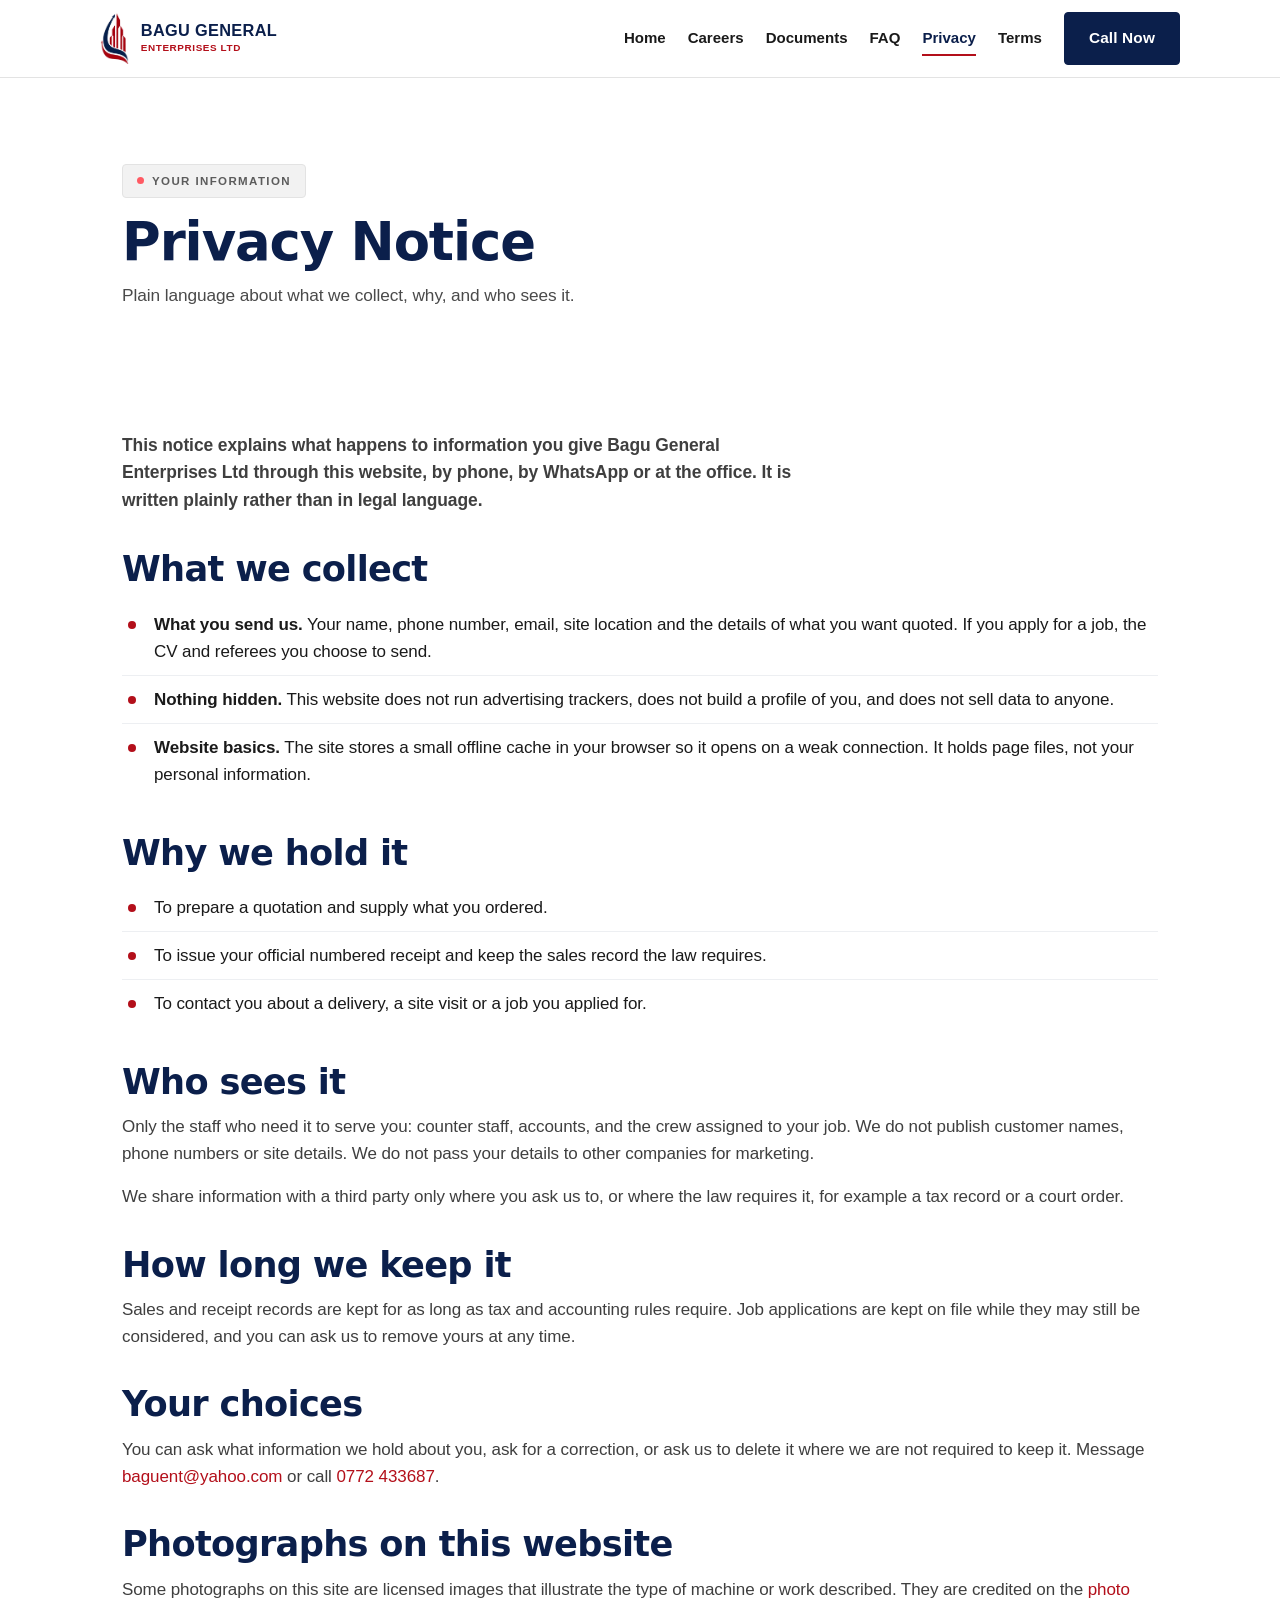
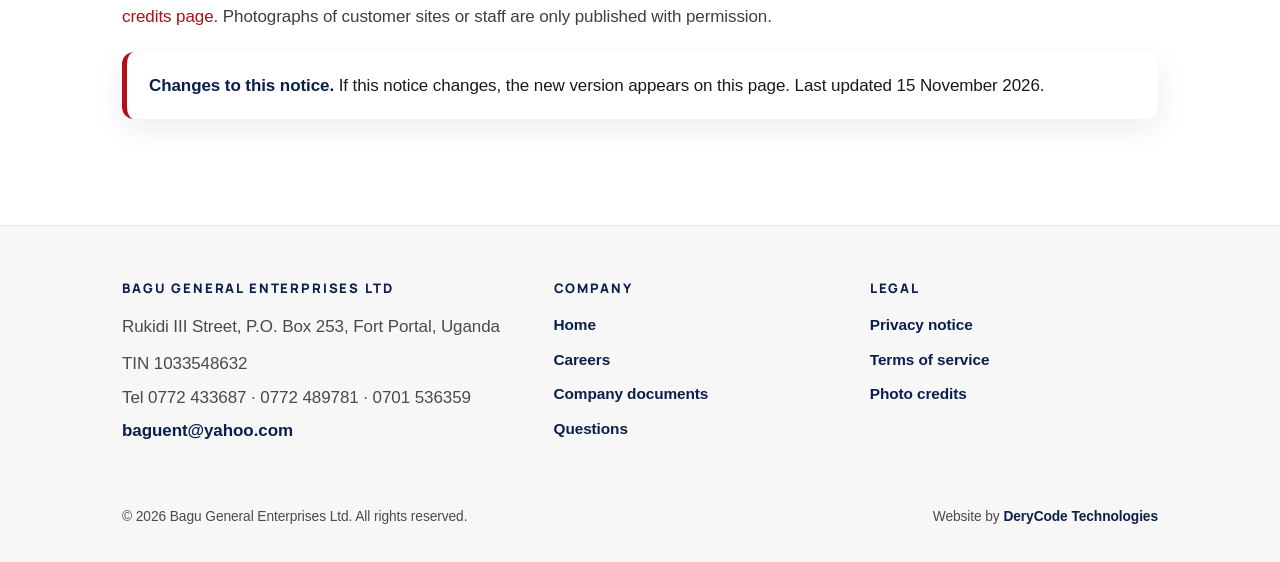
<file: privacy.html>
<!DOCTYPE html>
<html lang="en">
<head>
<meta charset="utf-8">
<meta name="viewport" content="width=device-width,initial-scale=1">
<title>Privacy Notice | Bagu General Enterprises Ltd</title>
<meta name="description" content="What Bagu General Enterprises Ltd does with the information you give us, and the choices you have.">
<link rel="canonical" href="https://asiimwe3.github.io/bagu-general-enterprises/privacy.html">
<meta property="og:type" content="website">
<meta property="og:title" content="Privacy Notice | Bagu General Enterprises Ltd">
<meta property="og:description" content="What Bagu General Enterprises Ltd does with the information you give us, and the choices you have.">
<meta property="og:image" content="https://asiimwe3.github.io/bagu-general-enterprises/images/hero_tea.jpg">
<meta name="theme-color" content="#0b1f4b">
<link rel="icon" href="favicon.png">
<link rel="preconnect" href="https://fonts.googleapis.com">
<link rel="preconnect" href="https://fonts.gstatic.com" crossorigin>
<link href="https://fonts.googleapis.com/css2?family=Manrope:wght@600;700;800&family=Inter:wght@400;500;600;700&display=swap" rel="stylesheet">
<link rel="stylesheet" href="site.css">
<script type="application/ld+json">
{"@context":"https://schema.org","@type":"Organization","name":"Bagu General Enterprises Ltd",
"url":"https://asiimwe3.github.io/bagu-general-enterprises/","email":"baguent@yahoo.com",
"telephone":"+256772433687","taxID":"1033548632",
"address":{"@type":"PostalAddress","streetAddress":"Rukidi III Street","postOfficeBoxNumber":"253","addressLocality":"Fort Portal","addressCountry":"UG"},
"description":"Hardware, transport, construction and general supplies in Fort Portal, Uganda."}
</script>
</head>
<body>
<header><div class="wrap hb">
  <a class="brand" href="index.html"><img src="images/logo_mark.webp" alt="Bagu General Enterprises logo"><span>BAGU GENERAL<small>Enterprises Ltd</small></span></a>
  <nav><a href="index.html">Home</a><a href="careers.html">Careers</a><a href="documents.html">Documents</a><a href="faq.html">FAQ</a><a href="privacy.html" class="here">Privacy</a><a href="terms.html">Terms</a><a class="btn" href="tel:+256772433687">Call Now</a></nav>
</div></header>

<section class="hero-mini"><div class="wrap">
  <div class="kicker"><span class="dot"></span>Your information</div>
  <h1>Privacy Notice</h1>
  <p>Plain language about what we collect, why, and who sees it.</p>
</div></section>


<section><div class="wrap">
  <p class="lead">This notice explains what happens to information you give Bagu General Enterprises Ltd through this website, by phone, by WhatsApp or at the office. It is written plainly rather than in legal language.</p>

  <h2 style="margin-top:34px">What we collect</h2>
  <ul class="clean">
    <li><strong>What you send us.</strong> Your name, phone number, email, site location and the details of what you want quoted. If you apply for a job, the CV and referees you choose to send.</li>
    <li><strong>Nothing hidden.</strong> This website does not run advertising trackers, does not build a profile of you, and does not sell data to anyone.</li>
    <li><strong>Website basics.</strong> The site stores a small offline cache in your browser so it opens on a weak connection. It holds page files, not your personal information.</li>
  </ul>

  <h2 style="margin-top:34px">Why we hold it</h2>
  <ul class="clean">
    <li>To prepare a quotation and supply what you ordered.</li>
    <li>To issue your official numbered receipt and keep the sales record the law requires.</li>
    <li>To contact you about a delivery, a site visit or a job you applied for.</li>
  </ul>

  <h2 style="margin-top:34px">Who sees it</h2>
  <p>Only the staff who need it to serve you: counter staff, accounts, and the crew assigned to your job. We do not publish customer names, phone numbers or site details. We do not pass your details to other companies for marketing.</p>
  <p>We share information with a third party only where you ask us to, or where the law requires it, for example a tax record or a court order.</p>

  <h2 style="margin-top:34px">How long we keep it</h2>
  <p>Sales and receipt records are kept for as long as tax and accounting rules require. Job applications are kept on file while they may still be considered, and you can ask us to remove yours at any time.</p>

  <h2 style="margin-top:34px">Your choices</h2>
  <p>You can ask what information we hold about you, ask for a correction, or ask us to delete it where we are not required to keep it. Message <a href="mailto:baguent@yahoo.com">baguent@yahoo.com</a> or call <a href="tel:+256772433687">0772 433687</a>.</p>

  <h2 style="margin-top:34px">Photographs on this website</h2>
  <p>Some photographs on this site are licensed images that illustrate the type of machine or work described. They are credited on the <a href="photo-credits.html">photo credits page</a>. Photographs of customer sites or staff are only published with permission.</p>

  <div class="note"><strong>Changes to this notice.</strong> If this notice changes, the new version appears on this page. Last updated 15 November 2026.</div>
</div></section>


<footer><div class="wrap">
  <div class="fgrid">
    <div>
      <h4>Bagu General Enterprises Ltd</h4>
      <p style="margin:0 0 10px">Rukidi III Street, P.O. Box 253, Fort Portal, Uganda</p>
      <p style="margin:0 0 6px">TIN 1033548632</p>
      <p style="margin:0">Tel 0772 433687 &middot; 0772 489781 &middot; 0701 536359</p>
      <p style="margin:6px 0 0"><a href="mailto:baguent@yahoo.com">baguent@yahoo.com</a></p>
    </div>
    <div><h4>Company</h4><ul>
      <li><a href="index.html">Home</a></li>
      <li><a href="careers.html">Careers</a></li>
      <li><a href="documents.html">Company documents</a></li>
      <li><a href="faq.html">Questions</a></li>
    </ul></div>
    <div><h4>Legal</h4><ul>
      <li><a href="privacy.html">Privacy notice</a></li>
      <li><a href="terms.html">Terms of service</a></li>
      <li><a href="photo-credits.html">Photo credits</a></li>
    </ul></div>
  </div>
  <div class="fbot">
    <span>&copy; 2026 Bagu General Enterprises Ltd. All rights reserved.</span>
    <span>Website by <a href="https://derycode.online">DeryCode Technologies</a></span>
  </div>
</div></footer>

<div class="mobile-cta">
  <a class="btn" href="tel:+256772433687">Call 0772 433687</a>
  <a class="btn ghost" href="https://wa.me/256772433687?text=Hello%20Bagu%20General%20Enterprises%2C%20I%20would%20like%20to%20ask%20about%20your%20services.">WhatsApp</a>
</div>
</body></html>
</file>
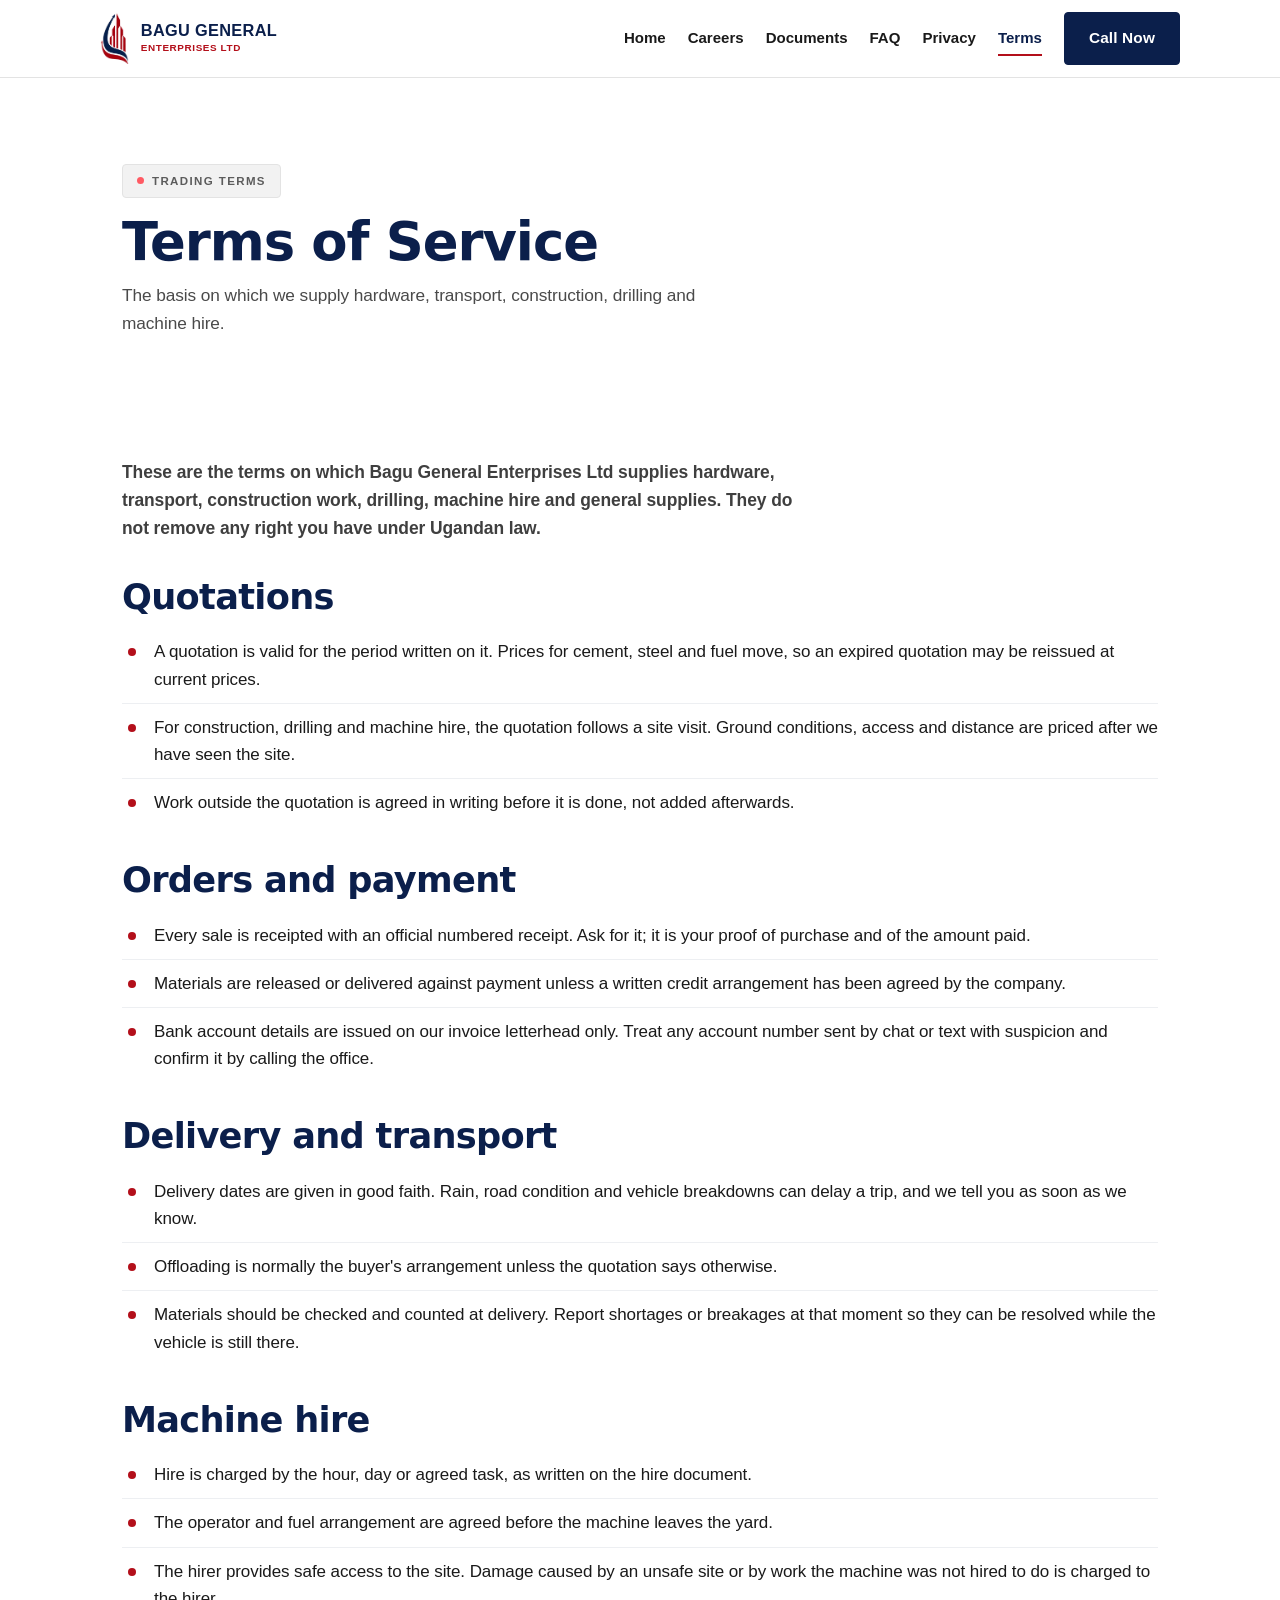
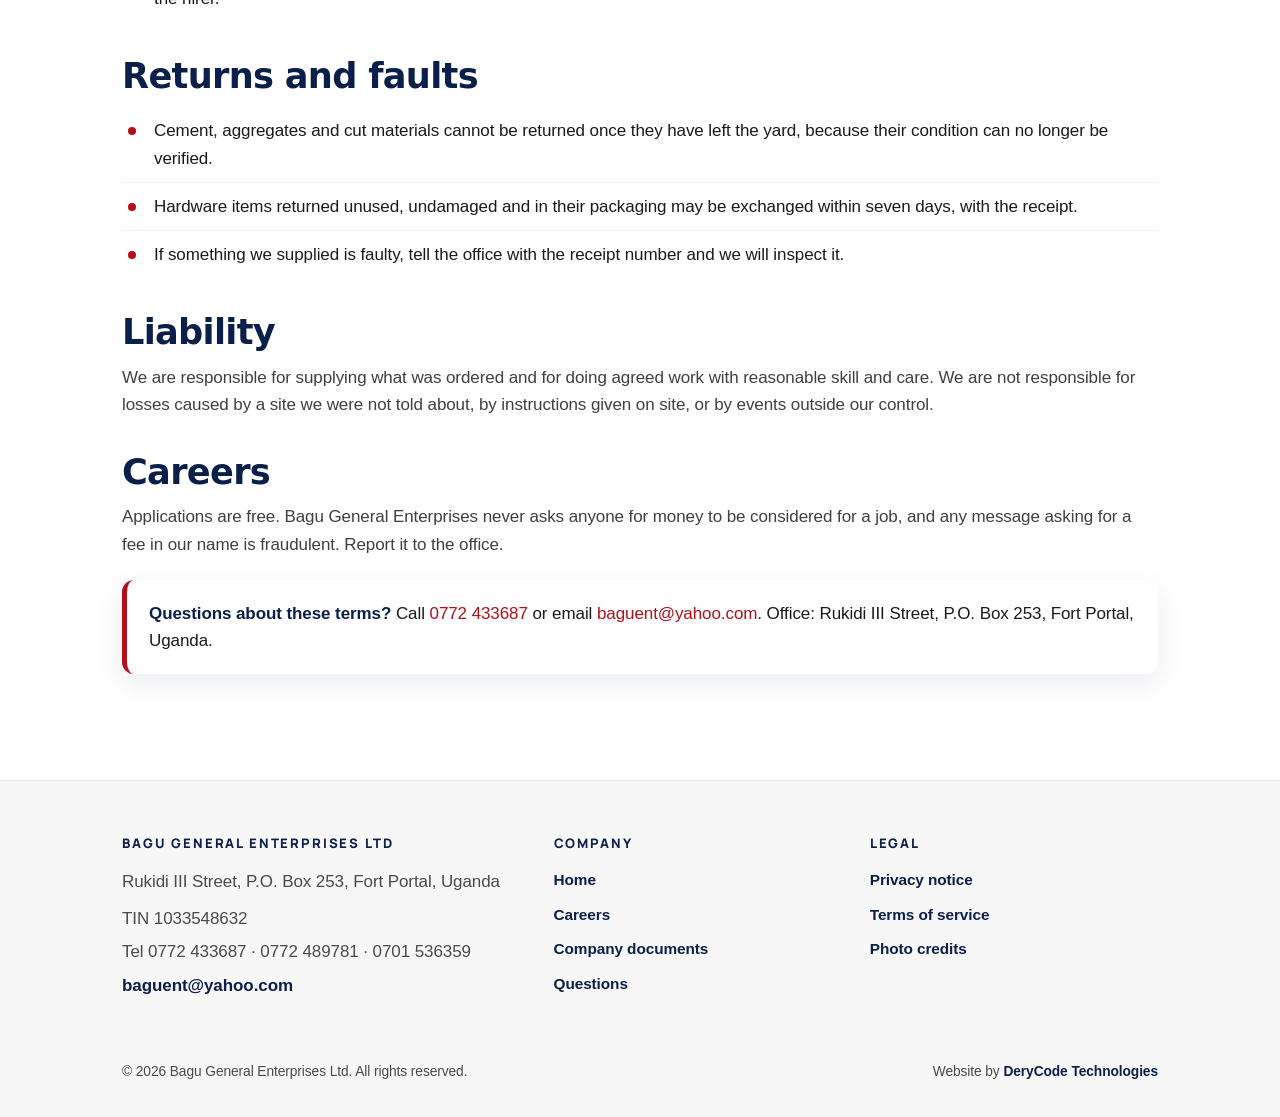
<file: terms.html>
<!DOCTYPE html>
<html lang="en">
<head>
<meta charset="utf-8">
<meta name="viewport" content="width=device-width,initial-scale=1">
<title>Terms of Service | Bagu General Enterprises Ltd</title>
<meta name="description" content="How Bagu General Enterprises Ltd quotes, supplies, delivers, hires machines and handles returns.">
<link rel="canonical" href="https://asiimwe3.github.io/bagu-general-enterprises/terms.html">
<meta property="og:type" content="website">
<meta property="og:title" content="Terms of Service | Bagu General Enterprises Ltd">
<meta property="og:description" content="How Bagu General Enterprises Ltd quotes, supplies, delivers, hires machines and handles returns.">
<meta property="og:image" content="https://asiimwe3.github.io/bagu-general-enterprises/images/hero_tea.jpg">
<meta name="theme-color" content="#0b1f4b">
<link rel="icon" href="favicon.png">
<link rel="preconnect" href="https://fonts.googleapis.com">
<link rel="preconnect" href="https://fonts.gstatic.com" crossorigin>
<link href="https://fonts.googleapis.com/css2?family=Manrope:wght@600;700;800&family=Inter:wght@400;500;600;700&display=swap" rel="stylesheet">
<link rel="stylesheet" href="site.css">
<script type="application/ld+json">
{"@context":"https://schema.org","@type":"Organization","name":"Bagu General Enterprises Ltd",
"url":"https://asiimwe3.github.io/bagu-general-enterprises/","email":"baguent@yahoo.com",
"telephone":"+256772433687","taxID":"1033548632",
"address":{"@type":"PostalAddress","streetAddress":"Rukidi III Street","postOfficeBoxNumber":"253","addressLocality":"Fort Portal","addressCountry":"UG"},
"description":"Hardware, transport, construction and general supplies in Fort Portal, Uganda."}
</script>
</head>
<body>
<header><div class="wrap hb">
  <a class="brand" href="index.html"><img src="images/logo_mark.webp" alt="Bagu General Enterprises logo"><span>BAGU GENERAL<small>Enterprises Ltd</small></span></a>
  <nav><a href="index.html">Home</a><a href="careers.html">Careers</a><a href="documents.html">Documents</a><a href="faq.html">FAQ</a><a href="privacy.html">Privacy</a><a href="terms.html" class="here">Terms</a><a class="btn" href="tel:+256772433687">Call Now</a></nav>
</div></header>

<section class="hero-mini"><div class="wrap">
  <div class="kicker"><span class="dot"></span>Trading terms</div>
  <h1>Terms of Service</h1>
  <p>The basis on which we supply hardware, transport, construction, drilling and machine hire.</p>
</div></section>


<section><div class="wrap">
  <p class="lead">These are the terms on which Bagu General Enterprises Ltd supplies hardware, transport, construction work, drilling, machine hire and general supplies. They do not remove any right you have under Ugandan law.</p>

  <h2 style="margin-top:34px">Quotations</h2>
  <ul class="clean">
    <li>A quotation is valid for the period written on it. Prices for cement, steel and fuel move, so an expired quotation may be reissued at current prices.</li>
    <li>For construction, drilling and machine hire, the quotation follows a site visit. Ground conditions, access and distance are priced after we have seen the site.</li>
    <li>Work outside the quotation is agreed in writing before it is done, not added afterwards.</li>
  </ul>

  <h2 style="margin-top:34px">Orders and payment</h2>
  <ul class="clean">
    <li>Every sale is receipted with an official numbered receipt. Ask for it; it is your proof of purchase and of the amount paid.</li>
    <li>Materials are released or delivered against payment unless a written credit arrangement has been agreed by the company.</li>
    <li>Bank account details are issued on our invoice letterhead only. Treat any account number sent by chat or text with suspicion and confirm it by calling the office.</li>
  </ul>

  <h2 style="margin-top:34px">Delivery and transport</h2>
  <ul class="clean">
    <li>Delivery dates are given in good faith. Rain, road condition and vehicle breakdowns can delay a trip, and we tell you as soon as we know.</li>
    <li>Offloading is normally the buyer's arrangement unless the quotation says otherwise.</li>
    <li>Materials should be checked and counted at delivery. Report shortages or breakages at that moment so they can be resolved while the vehicle is still there.</li>
  </ul>

  <h2 style="margin-top:34px">Machine hire</h2>
  <ul class="clean">
    <li>Hire is charged by the hour, day or agreed task, as written on the hire document.</li>
    <li>The operator and fuel arrangement are agreed before the machine leaves the yard.</li>
    <li>The hirer provides safe access to the site. Damage caused by an unsafe site or by work the machine was not hired to do is charged to the hirer.</li>
  </ul>

  <h2 style="margin-top:34px">Returns and faults</h2>
  <ul class="clean">
    <li>Cement, aggregates and cut materials cannot be returned once they have left the yard, because their condition can no longer be verified.</li>
    <li>Hardware items returned unused, undamaged and in their packaging may be exchanged within seven days, with the receipt.</li>
    <li>If something we supplied is faulty, tell the office with the receipt number and we will inspect it.</li>
  </ul>

  <h2 style="margin-top:34px">Liability</h2>
  <p>We are responsible for supplying what was ordered and for doing agreed work with reasonable skill and care. We are not responsible for losses caused by a site we were not told about, by instructions given on site, or by events outside our control.</p>

  <h2 style="margin-top:34px">Careers</h2>
  <p>Applications are free. Bagu General Enterprises never asks anyone for money to be considered for a job, and any message asking for a fee in our name is fraudulent. Report it to the office.</p>

  <div class="note"><strong>Questions about these terms?</strong> Call <a href="tel:+256772433687">0772 433687</a> or email <a href="mailto:baguent@yahoo.com">baguent@yahoo.com</a>. Office: Rukidi III Street, P.O. Box 253, Fort Portal, Uganda.</div>
</div></section>


<footer><div class="wrap">
  <div class="fgrid">
    <div>
      <h4>Bagu General Enterprises Ltd</h4>
      <p style="margin:0 0 10px">Rukidi III Street, P.O. Box 253, Fort Portal, Uganda</p>
      <p style="margin:0 0 6px">TIN 1033548632</p>
      <p style="margin:0">Tel 0772 433687 &middot; 0772 489781 &middot; 0701 536359</p>
      <p style="margin:6px 0 0"><a href="mailto:baguent@yahoo.com">baguent@yahoo.com</a></p>
    </div>
    <div><h4>Company</h4><ul>
      <li><a href="index.html">Home</a></li>
      <li><a href="careers.html">Careers</a></li>
      <li><a href="documents.html">Company documents</a></li>
      <li><a href="faq.html">Questions</a></li>
    </ul></div>
    <div><h4>Legal</h4><ul>
      <li><a href="privacy.html">Privacy notice</a></li>
      <li><a href="terms.html">Terms of service</a></li>
      <li><a href="photo-credits.html">Photo credits</a></li>
    </ul></div>
  </div>
  <div class="fbot">
    <span>&copy; 2026 Bagu General Enterprises Ltd. All rights reserved.</span>
    <span>Website by <a href="https://derycode.online">DeryCode Technologies</a></span>
  </div>
</div></footer>

<div class="mobile-cta">
  <a class="btn" href="tel:+256772433687">Call 0772 433687</a>
  <a class="btn ghost" href="https://wa.me/256772433687?text=Hello%20Bagu%20General%20Enterprises%2C%20I%20would%20like%20to%20ask%20about%20your%20services.">WhatsApp</a>
</div>
</body></html>
</file>
<file: site.css>
:root{--navy:#0b1f4b;--navy2:#16336e;--red:#b30f1a;--redhi:#d4202c;--cream:#f4f2ec;--text:#1c2530;--muted:#5d6978;
--r:16px;--sh:0 10px 30px rgba(11,31,75,.08);--sh2:0 18px 44px rgba(11,31,75,.14)}
*{box-sizing:border-box}
html{scroll-behavior:smooth}
body{margin:0;background:var(--cream);color:var(--text);font:17px/1.72 'Inter',-apple-system,BlinkMacSystemFont,'Segoe UI',Roboto,sans-serif;-webkit-font-smoothing:antialiased}
h1,h2,h3,h4{font-family:'Manrope','Inter','Segoe UI',sans-serif;font-weight:800;letter-spacing:-.03em;color:var(--navy);margin:0 0 12px}
h1{font-size:clamp(2.1rem,4.6vw,3.3rem);line-height:1.06}
h2{font-size:clamp(1.6rem,3vw,2.2rem);line-height:1.12}
h3{font-size:1.22rem;letter-spacing:-.015em}
p{margin:0 0 16px}
a{color:var(--red);text-decoration:none}
a:hover{text-decoration:underline}
.wrap{max-width:1080px;margin:0 auto;padding:0 22px}
header{position:sticky;top:0;z-index:60;background:linear-gradient(180deg,#fff,#f7f4ef);border-bottom:2px solid var(--red);box-shadow:0 1px 0 rgba(11,31,75,.05),0 8px 28px rgba(11,31,75,.10)}
.hb{display:flex;align-items:center;justify-content:space-between;gap:18px;padding:12px 0;flex-wrap:wrap}
.brand{display:flex;align-items:center;gap:12px;color:var(--navy);font-weight:800;font-size:1.02rem;letter-spacing:.02em;line-height:1.1}
.brand img{height:52px;width:auto}
.brand small{display:block;color:var(--red);font-weight:800;letter-spacing:.06em;text-transform:uppercase;font-size:.62rem;margin-top:3px}
nav{display:flex;gap:22px;align-items:center;flex-wrap:wrap}
nav a{color:var(--navy);font-weight:700;font-size:.94rem;letter-spacing:.01em;text-decoration:none;position:relative}
nav a:hover{color:var(--red)}
nav a.here{color:var(--red)}
nav a.here::after{content:"";position:absolute;left:0;right:0;bottom:-6px;height:2px;background:var(--red)}
.btn{display:inline-flex;align-items:center;gap:9px;border-radius:999px;padding:13px 24px;font-weight:800;font-size:.96rem;letter-spacing:.01em;
background:linear-gradient(180deg,#c81623,#a10d17);color:#fff!important;text-decoration:none;box-shadow:0 10px 24px rgba(179,15,26,.26);transition:transform .22s,box-shadow .22s}
.btn:hover{transform:translateY(-2px);box-shadow:0 16px 32px rgba(179,15,26,.32);text-decoration:none}
.btn.ghost{background:#fff;color:var(--navy)!important;box-shadow:var(--sh);border:1px solid rgba(11,31,75,.10)}
.btn.ghost:hover{box-shadow:var(--sh2)}
.hero-mini{background:radial-gradient(900px 420px at 12% 10%,rgba(179,15,26,.28),transparent 60%),linear-gradient(160deg,#0b1f4b,#101f3f 55%,#0b1f4b);color:#fff;padding:clamp(46px,7vw,86px) 0 clamp(38px,5vw,58px)}
.hero-mini h1,.hero-mini h2{color:#fff}
.hero-mini p{color:#c3d0e4;font-size:1.08rem;max-width:60ch;margin:0}
.kicker{display:inline-flex;align-items:center;gap:8px;background:rgba(255,255,255,.12);border:1px solid rgba(255,255,255,.18);
border-radius:999px;padding:7px 14px;font-size:.72rem;font-weight:800;letter-spacing:.16em;text-transform:uppercase;color:#fff;margin-bottom:16px}
.kicker .dot{width:7px;height:7px;border-radius:50%;background:#ff5a63}
section{padding:clamp(44px,6vw,76px) 0}
.lead{font-size:1.09rem;color:#3c4a5c;max-width:70ch}
.grid{display:grid;gap:18px}
.g2{grid-template-columns:repeat(auto-fit,minmax(300px,1fr))}
.g3{grid-template-columns:repeat(auto-fit,minmax(260px,1fr))}
.card{background:#fff;border:1px solid rgba(11,31,75,.08);border-radius:var(--r);padding:26px;box-shadow:var(--sh);transition:transform .25s,box-shadow .25s}
.card:hover{transform:translateY(-4px);box-shadow:var(--sh2)}
.card h3{margin-bottom:8px}
.card p:last-child{margin-bottom:0}
.tag{display:inline-block;background:rgba(179,15,26,.08);color:var(--red);font-weight:800;font-size:.72rem;letter-spacing:.12em;text-transform:uppercase;border-radius:999px;padding:5px 12px;margin-bottom:12px}
ul.clean{list-style:none;padding:0;margin:0}
ul.clean li{padding:10px 0 10px 32px;position:relative;border-bottom:1px solid rgba(11,31,75,.07)}
ul.clean li:last-child{border-bottom:0}
ul.clean li::before{content:"";position:absolute;left:6px;top:20px;width:8px;height:8px;border-radius:50%;background:var(--red)}
ol.steps{counter-reset:s;list-style:none;padding:0;margin:0}
ol.steps li{counter-increment:s;position:relative;padding:0 0 22px 56px;margin:0}
ol.steps li::before{content:counter(s);position:absolute;left:0;top:-2px;width:38px;height:38px;border-radius:50%;
background:var(--navy);color:#fff;font-weight:800;display:flex;align-items:center;justify-content:center;font-size:.95rem}
.note{background:#fff;border-left:5px solid var(--red);border-radius:12px;padding:20px 22px;box-shadow:var(--sh);margin:22px 0}
.note strong{color:var(--navy)}
table{width:100%;border-collapse:collapse;background:#fff;border-radius:var(--r);overflow:hidden;box-shadow:var(--sh);font-size:1rem}
th,td{padding:14px 16px;text-align:left;border-bottom:1px solid rgba(11,31,75,.08)}
th{background:var(--navy);color:#fff;font-weight:800;font-size:.84rem;letter-spacing:.08em;text-transform:uppercase}
tr:last-child td{border-bottom:0}
.faq{background:#fff;border:1px solid rgba(11,31,75,.08);border-radius:var(--r);box-shadow:var(--sh);margin-bottom:12px;overflow:hidden}
.faq summary{cursor:pointer;padding:18px 22px;font-weight:800;color:var(--navy);font-size:1.03rem;list-style:none;display:flex;justify-content:space-between;gap:14px;align-items:center}
.faq summary::-webkit-details-marker{display:none}
.faq summary::after{content:"+";color:var(--red);font-weight:800;font-size:1.3rem;line-height:1}
.faq[open] summary::after{content:"–"}
.faq .a{padding:0 22px 20px;color:#3c4a5c}
footer{background:#08142c;color:#b9c7db;padding:52px 0 34px;margin-top:20px}
footer a{color:#fff;text-decoration:none}
footer a:hover{text-decoration:underline;color:#ff8f96}
.fgrid{display:grid;grid-template-columns:1.4fr 1fr 1fr;gap:28px}
footer h4{color:#fff;font-size:.82rem;letter-spacing:.14em;text-transform:uppercase;margin-bottom:14px}
footer ul{list-style:none;padding:0;margin:0}
footer li{margin-bottom:10px;font-size:.96rem}
.fbot{border-top:1px solid rgba(255,255,255,.10);margin-top:34px;padding-top:20px;font-size:.86rem;color:#8fa2ba;display:flex;justify-content:space-between;gap:14px;flex-wrap:wrap}
.mobile-cta{display:none}
@media(max-width:820px){
 .fgrid{grid-template-columns:1fr}
 .hb{justify-content:center;text-align:center}
 nav{justify-content:center;gap:16px}
 .mobile-cta{display:flex;position:fixed;left:0;right:0;bottom:0;z-index:70;background:rgba(8,20,44,.96);
 -webkit-backdrop-filter:blur(12px);backdrop-filter:blur(12px);border-top:1px solid rgba(255,255,255,.12);padding:10px 12px;gap:10px}
 .mobile-cta a{flex:1;justify-content:center;padding:13px 10px;font-size:.94rem}
 body{padding-bottom:76px}
}

/* ---- v19 clean pass: shared with the home page ---- */
:root{--line:#e3e3e3;--surface:#fff;--surface-2:#f7f7f7;--ink:#1a1a1a;--ink-soft:#5c5c5c}
html,body{background:#fff;color:var(--ink);font-family:'Segoe UI','Segoe UI Variable Text',-apple-system,BlinkMacSystemFont,Roboto,Arial,sans-serif}
body{font-size:17px;line-height:1.6}
header{background:#fff;border-bottom:1px solid var(--line);box-shadow:none}
header .logo small{color:var(--ink-soft);font-weight:400;text-transform:none}
nav a{color:var(--ink);font-weight:400;text-transform:none;letter-spacing:0}
nav a:hover{color:#0067b8}
nav a.here{color:#0b1f4b;font-weight:600}
.btn{border-radius:4px;box-shadow:none;background:#0b1f4b;border:1px solid #0b1f4b}
.btn:hover{background:#14306e}
.btn.alt{background:#fff;color:#0b1f4b;border:1px solid #b8b8b8}
.card{background:#fff;border:1px solid var(--line);border-radius:8px;box-shadow:none}
.card:hover{box-shadow:0 2px 10px rgba(0,0,0,.08)}
section{padding:64px 0;background:#fff}
.kicker{background:var(--surface-2);color:#3f3f3f;border:1px solid var(--line);border-radius:4px}
h1,h2,h3{font-family:'Segoe UI',system-ui,Arial,sans-serif;font-weight:700;color:#0b1f4b;letter-spacing:-.015em}
.lead,p{color:#3f3f3f}
footer{background:var(--surface-2);border-top:1px solid var(--line);color:var(--ink-soft);text-align:left}
footer a{color:#0b1f4b;text-decoration:none}
footer a:hover{text-decoration:underline}
details{border:1px solid var(--line);border-radius:8px;background:#fff}

/* ===== v20: contrast repair for the inner pages =====
   h1 was still white from the dark-hero era, and the footer kept its dark
   palette while the clean pass made it light. Both fixed with explicit pairs. */
.hero-mini{background:#fff!important;color:#1a1a1a!important}
.hero-mini h1{color:#0b1f4b!important}
.hero-mini p,.hero-mini .lead{color:#4a4a4a!important}
.hero-mini .kicker{color:#5c5c5c!important;background:#f2f2f2!important;border:1px solid #e3e3e3}
footer{background:#f7f7f7!important;color:#3f3f3f!important;border-top:1px solid #e3e3e3!important}
footer a,footer a:hover{color:#0b1f4b!important}
footer h4{color:#0b1f4b!important}
footer span,footer p,footer small,footer div{color:#4a4a4a!important}
footer .copy,footer .credit{color:#6b6b6b!important}
.btn,.btn.big{background:#0b1f4b!important;color:#fff!important;border:1px solid #0b1f4b!important;border-radius:4px!important}
.btn:hover{background:#16336e!important}

.btn.ghost{background:#fff!important;color:#0b1f4b!important;border:1px solid #0b1f4b!important}
.btn.ghost:hover{background:#f0f0f0!important;color:#0b1f4b!important}

/* ===== v21 (shared): heavier type across the whole site =====
   Standing rule: all UI text bold, large and readable on phones.
   Body copy moves to 500, headings to 800, labels and buttons to 700-800. */
html,body{font-weight:500}
body{font-weight:500;letter-spacing:-.005em}
p,li,dd,dt,td,th,figcaption,blockquote,summary{font-weight:500}
.lead,.sub,.tagline{font-weight:600}
strong,b{font-weight:800}
h1,h2,h3,h4,h5,h6{font-weight:800;letter-spacing:-.02em}
h1{font-weight:800}
.hero h1{font-weight:800;letter-spacing:-.025em}
.hero p{font-weight:500}
.kicker,.eyebrow{font-weight:800;letter-spacing:.12em}
.btn,.btn.big,.btn.ghost{font-weight:700}
nav a{font-weight:700}
.mach-card .lbl{font-weight:700}
.mach-card .lbl small{font-weight:800}
.svc .num{font-weight:800}
.fact span:first-child{font-weight:600}
.fact span:last-child{font-weight:700}
footer{font-weight:500}
footer .brand{font-weight:800}
footer a{font-weight:600}
input,textarea,select,button{font-weight:500}
label{font-weight:700}
.small,small{font-weight:600}
@media(max-width:840px){
  body,p,li{font-weight:500}
  h1{font-weight:800}
}

/* header-qualified rules were overriding the general ones: beat them at equal specificity */
header nav a{font-weight:700}
header .logo small{font-weight:700;font-size:.62rem;letter-spacing:.06em}
header .logo div{font-weight:800}
@media(max-width:840px){nav a{font-weight:700}}
</file>
